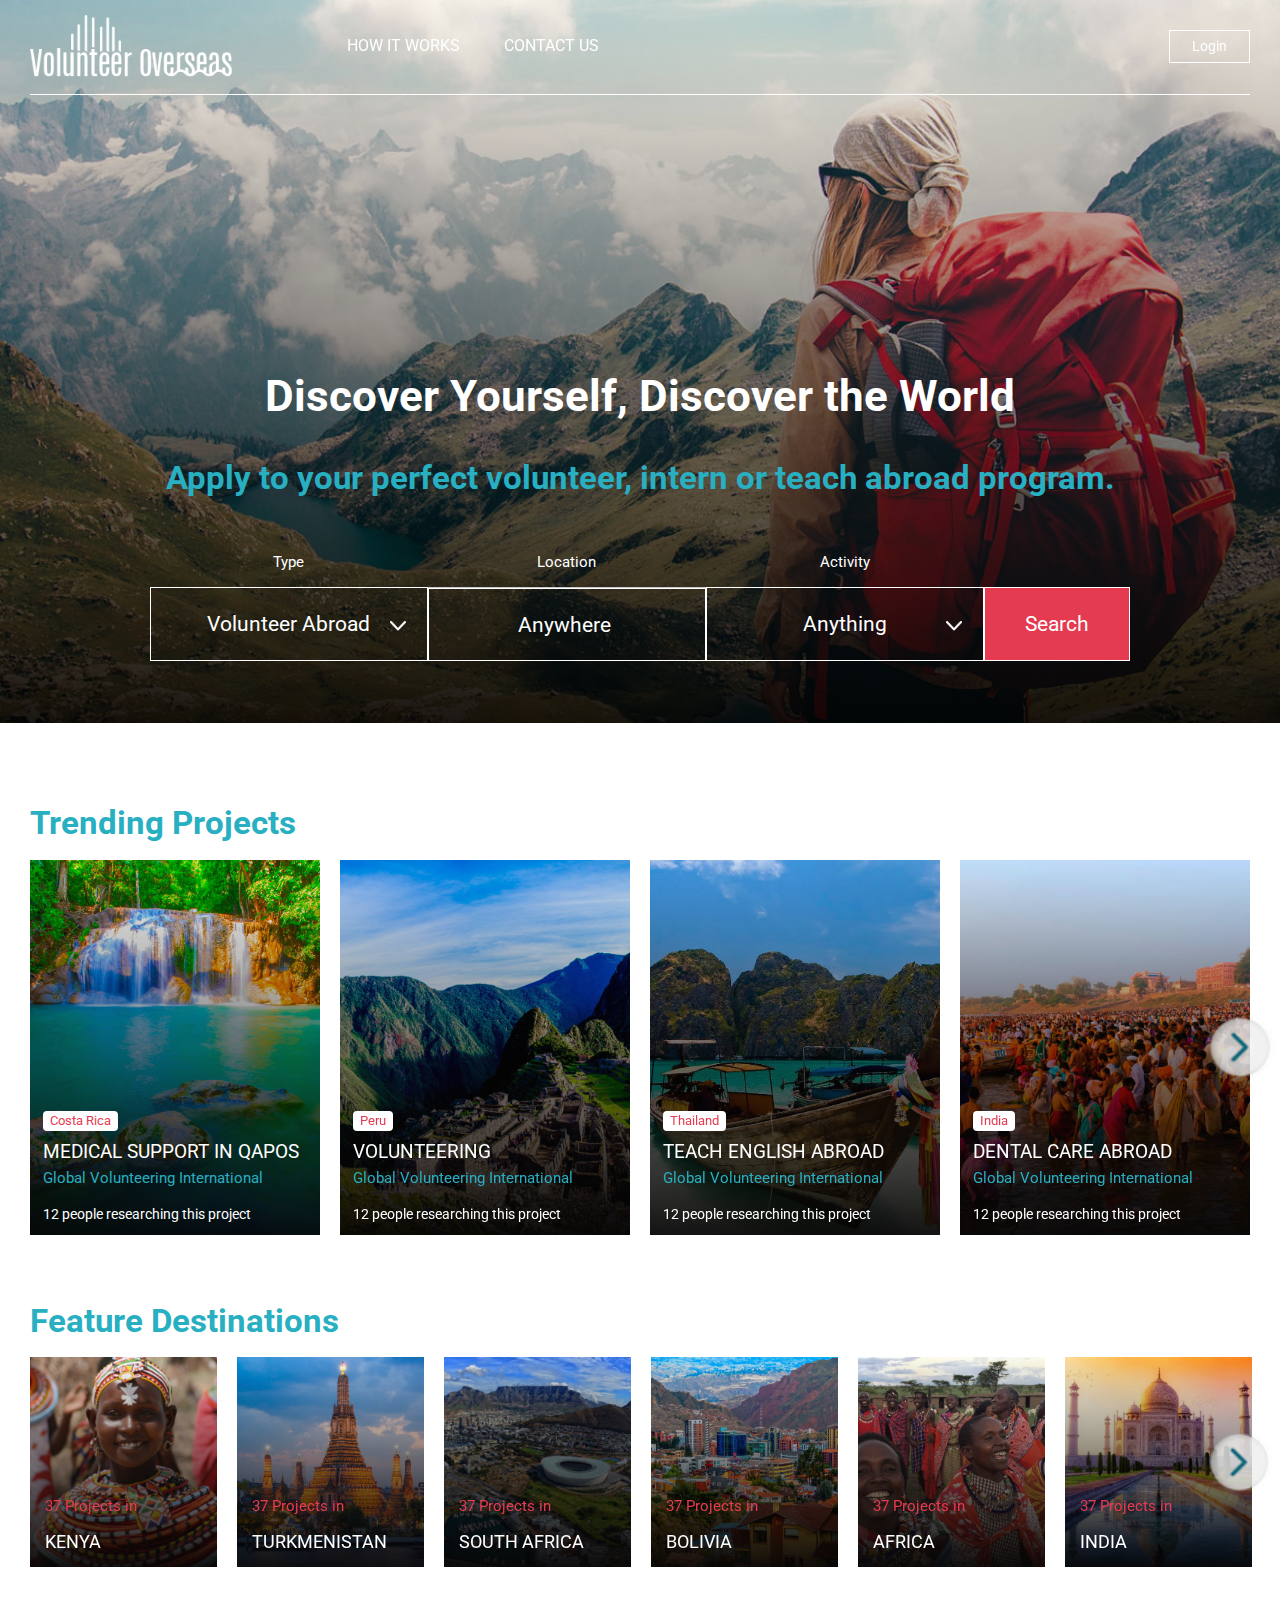
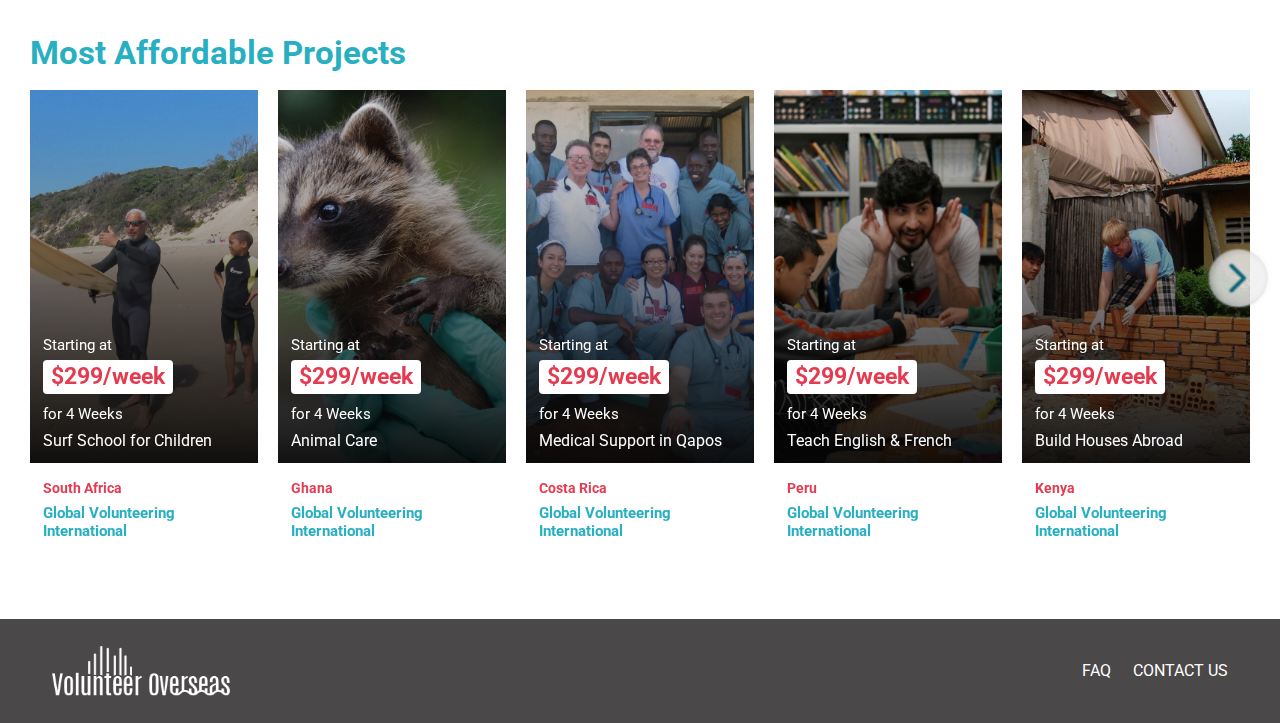
<file: html/index.html>
<!DOCTYPE html>
<html lang="en">
<head>
    <meta charset="UTF-8">
    <meta http-equiv="X-UA-Compatible" content="IE=edge">
    <meta name="viewport" content="width=device-width, initial-scale=1.0">
    <title>Volunteer Overseas | Home</title>
    <!-- Css files -->
    <link rel="stylesheet" href="./css/main.css">     
</head>
<body>
    <div class="wrap">
        <!-- header start  -->
        <header class="header-wrapper">
            <div class="header">
                <div class="header-left">
                    <a href="#" title="Volunteer Overseas"><em><img class="header-logo" src="./images/logo_1.png" alt="logo"></em></a>
                    <ul>
                        <li><a href="./work.html" title="How It Works">HOW IT WORKS</a></li>
                        <li><a href="./contact.html" title="Contact Us">CONTACT US</a></li>
                    </ul>
                </div>
                <input type="button" class="login-btn btn-outline" value="Login" title="Login">
                <div class="bars" onclick="document.body.classList.toggle('navbar-toggle')">
                    <div class="bar"></div>
                    <div class="bar"></div>
                    <div class="bar"></div>
                </div>
                <div class="overlay" onclick="document.body.classList.toggle('navbar-toggle')"></div>
            </div>
        </header>
        <!-- header end  -->

        <!-- banner start -->
        <div class="banner">
            <div class="banner-content">
                <h1>Discover Yourself,<br> Discover the World</h1>
                <p class="banner-text">Apply to your perfect volunteer, intern or teach abroad program.</p>
                <div class="banner-block">
                    <div class="banner-select">
                        <h3 class="type">Type</h3>
                        <select class="js-example-basic-single" name="state">
                            <option value="AL">Volunteer Abroad</option>                              
                            <option value="WY">Wyoming</option>
                        </select>
                    </div>
                    <div class="banner-select">
                        <h3 class="location">Location</h3>
                        <p>Anywhere</p>
                    </div>
                    <div class="banner-select">
                        <h3 class="activity">Activity</h3>
                        <select class="js-example-basic-single" name="state">
                            <option value="AL">Anything</option>                              
                            <option value="WY">Wyoming Abroad</option>
                        </select>
                    </div>
                    <input type="button" value="Search" title="Search">
                </div>
            </div>
        </div>
        <!-- banner end -->

        <section class="home-content">
        <!-- Trending project start -->
        <section class="tred-project-wrap">
            <div class="container">
            <h2 class="heading">Trending Projects</h2>
            <div class="trending-project">
                <div class="project">
                    <div class="project-blocks">
                        <div class="image-wrap">
                            <img src="./images/thumb01.jpg" alt="thumb-image">                            
                        </div>
                        <div class="project-contents">
                            <span class="project-head">Costa Rica</span>
                            <h3>Medical Support In Qapos</h5>
                            <p class="project-text">Global Volunteering International</p>
                            <p>12 people researching this project</p>
                        </div>
                    </div>
                </div>
                <div class="project">
                    <div class="project-blocks">
                        <div class="image-wrap">
                            <img src="./images/thumb02.jpg" alt="thumb-image">                            
                        </div>
                        <div class="project-contents">
                            <span class="project-head">Peru</span>
                            <h3>Volunteering</h3>
                            <p class="project-text">Global Volunteering International</p>
                            <p>12 people researching this project</p>
                        </div>
                    </div>
                </div>
                <div class="project">
                    <div class="project-blocks">
                        <div class="image-wrap">
                            <img src="./images/thumb03.jpg" alt="thumb-image">                            
                        </div>
                        <div class="project-contents">
                            <span class="project-head">Thailand</span>
                            <h3>Teach English Abroad</h3>
                            <p class="project-text">Global Volunteering International</p>
                            <p>12 people researching this project</p>
                        </div>
                    </div>
                </div>
                <div class="project">
                    <div class="project-blocks">
                        <div class="image-wrap">
                            <img src="./images/thumb04.jpg" alt="thumb-image">                            
                        </div>
                        <div class="project-contents">
                            <span class="project-head">India</span>
                            <h3>Dental Care Abroad</h3>
                            <p class="project-text">Global Volunteering International</p>
                            <p>12 people researching this project</p>
                        </div>
                    </div>
                </div>
                <div class="project">
                    <div class="project-blocks">
                        <div class="image-wrap">
                            <img src="./images/thumb01.jpg" alt="thumb-image">                            
                        </div>
                        <div class="project-contents">
                            <span class="project-head">Costa Rica</span>
                            <h3>Medical Support In Qapos</h3>
                            <p class="project-text">Global Volunteering International</p>
                            <p>12 people researching this project</p>
                        </div>
                    </div>
                </div>
                <div class="project">
                    <div class="project-blocks">
                        <div class="image-wrap">
                            <img src="./images/thumb02.jpg" alt="thumb-image">                            
                        </div>
                        <div class="project-contents">
                            <span class="project-head">Peru</span>
                            <h3>Volunteering</h3>
                            <p class="project-text">Global Volunteering International</p>
                            <p>12 people researching this project</p>
                        </div>
                    </div>
                </div>
                <div class="project">
                    <div class="project-blocks">
                        <div class="image-wrap">
                            <img src="./images/thumb04.jpg" alt="thumb-image">                            
                        </div>
                        <div class="project-contents">
                            <span class="project-head">India</span>
                            <h3>Dental Care Abroad</h3>
                            <p class="project-text">Global Volunteering International</p>
                            <p>12 people researching this project</p>
                        </div>
                    </div>
                </div>
                <div class="project">
                    <div class="project-blocks">
                        <div class="image-wrap">
                            <img src="./images/thumb03.jpg" alt="thumb-image">                            
                        </div>
                        <div class="project-contents">
                            <span class="project-head">Thailand</span>
                            <h3>Teach English Abroad</h3>
                            <p class="project-text">Global Volunteering International</p>
                            <p>12 people researching this project</p>
                        </div>
                    </div>
                </div>
            </div>
            </div>
        </section>
        <!-- Trending project end -->

        <!-- feature destination section start  -->
        <section class="destination-wrap">
            <div class="container">
            <h2 class="heading">Feature Destinations</h2>
            <div class="feature-destination ">
                <div class="feature">
                    <div class="feature-block">
                        <div class="image-wrap">    
                            <img src="./images/thumb10.jpg" alt="thumb-img">
                        </div>
                        <div class="feature-content">
                            <p>37 Projects in</p>
                            <h3>Kenya</h3>
                        </div>
                    </div>
                </div>
                <div class="feature">
                    <div class="feature-block">
                        <div class="image-wrap">    
                            <img src="./images/thumb11.jpg" alt="thumb-img">
                        </div>
                        <div class="feature-content">
                            <p>37 Projects in</p>
                            <h3>Turkmenistan</h3>
                        </div>
                    </div>
                </div>
                <div class="feature">
                    <div class="feature-block">
                        <div class="image-wrap">    
                            <img src="./images/thumb12.jpg" alt="thumb-img">
                        </div>
                        <div class="feature-content">
                            <p>37 Projects in</p>
                            <h3>South Africa</h3>
                        </div>
                    </div>
                </div>
                <div class="feature">
                    <div class="feature-block">
                        <div class="image-wrap">    
                            <img src="./images/thumb13.jpg" alt="thumb-img">
                        </div>
                        <div class="feature-content">
                            <p>37 Projects in</p>
                            <h3>Bolivia</h3>
                        </div>
                    </div>
                </div>
                <div class="feature">
                    <div class="feature-block">
                        <div class="image-wrap">    
                            <img src="./images/thumb14.jpg" alt="thumb-img">
                        </div>
                        <div class="feature-content">
                            <p>37 Projects in</p>
                            <h3>Africa</h3>
                        </div>
                    </div>
                </div>
                <div class="feature">
                    <div class="feature-block">
                        <div class="image-wrap">    
                            <img src="./images/thumb15.jpg" alt="thumb-img">
                        </div>
                        <div class="feature-content">
                            <p>37 Projects in</p>
                            <h3>India</h3>
                        </div>
                    </div>
                </div>
                <div class="feature">
                    <div class="feature-block">
                        <div class="image-wrap">    
                            <img src="./images/thumb10.jpg" alt="thumb-img">
                        </div>
                        <div class="feature-content">
                            <p>37 Projects in</p>
                            <h3>Kenya</h3>
                        </div>
                    </div>
                </div>
                <div class="feature">
                    <div class="feature-block">
                        <div class="image-wrap">    
                            <img src="./images/thumb11.jpg" alt="thumb-img">
                        </div>
                        <div class="feature-content">
                            <p>37 Projects in</p>
                            <h3>Turkmenistan</h3>
                        </div>
                    </div>
                </div>
                <div class="feature">
                    <div class="feature-block">
                        <div class="image-wrap">    
                            <img src="./images/thumb12.jpg" alt="thumb-img">
                        </div>
                        <div class="feature-content">
                            <p>37 Projects in</p>
                            <h3>South Africa</h3>
                        </div>
                    </div>
                </div>
                <div class="feature">
                    <div class="feature-block">
                        <div class="image-wrap">    
                            <img src="./images/thumb13.jpg" alt="thumb-img">
                        </div>
                        <div class="feature-content">
                            <p>37 Projects in</p>
                            <h3>Bolivia</h3>
                        </div>
                    </div>
                </div>
                <div class="feature">
                    <div class="feature-block">
                        <div class="image-wrap">    
                            <img src="./images/thumb14.jpg" alt="thumb-img">
                        </div>
                        <div class="feature-content">
                            <p>37 Projects in</p>
                            <h3>Africa</h3>
                        </div>
                    </div>
                </div>
                <div class="feature">
                    <div class="feature-block">
                        <div class="image-wrap">    
                            <img src="./images/thumb15.jpg" alt="thumb-img">
                        </div>
                        <div class="feature-content">
                            <p>37 Projects in</p>
                            <h3>India</h3>
                        </div>
                    </div>
                </div>
            </div> 
            </div>
        </section>           
        <!-- feature destination section end  -->

        <!-- Most affordable project section start  -->
        <section class="project-wrapper">
            <div class="container">
            <h2 class="heading">Most Affordable Projects</h2>
            <div class="other-project">
                <div class="other-section">
                    <div class="other-image">
                        <div class="image-wrap">
                            <img src="./images/thumb16.jpg" alt="thumb-image">
                        </div>
                        <div class="content">
                            <p>Starting at</p>
                            <span>$299/week</span>
                            <p>for 4 Weeks</p>
                            <p class="details">Surf School for Children</p>
                        </div>
                    </div>
                    <div class="other-story">
                        <p>South Africa</p>
                        <h3>Global Volunteering International</h3>
                    </div>
                </div>
                <div class="other-section">
                    <div class="other-image">
                        <div class="image-wrap">
                            <img src="./images/thumb17.jpg" alt="thumb-image">
                        </div>
                        <div class="content">
                            <p>Starting at</p>
                            <span>$299/week</span>
                            <p>for 4 Weeks</p>
                            <p class="details">Animal Care</p>
                        </div>
                    </div>
                    <div class="other-story">
                        <p>Ghana</p>
                        <h3>Global Volunteering International</h3>
                    </div>
                </div>
                <div class="other-section">
                    <div class="other-image">
                        <div class="image-wrap">
                            <img src="./images/thumb18.jpg" alt="thumb-image">
                        </div>
                        <div class="content">
                            <p>Starting at</p>
                            <span>$299/week</span>
                            <p>for 4 Weeks</p>
                            <p class="details">Medical Support in Qapos</p>
                        </div>
                    </div>
                    <div class="other-story">
                        <p>Costa Rica</p>
                        <h3>Global Volunteering International</h3>
                    </div>
                </div>
                <div class="other-section">
                    <div class="other-image">
                        <div class="image-wrap">
                            <img src="./images/thumb19.jpg" alt="thumb-image">
                        </div>
                        <div class="content">
                            <p>Starting at</p>
                            <span>$299/week</span>
                            <p>for 4 Weeks</p>
                            <p class="details">Teach English & French</p>
                        </div>
                    </div>
                    <div class="other-story">
                        <p>Peru</p>
                        <h3>Global Volunteering International</h3>
                    </div>
                </div>
                <div class="other-section">
                    <div class="other-image">
                        <div class="image-wrap">
                            <img src="./images/thumb20.jpg" alt="thumb-image">
                        </div>
                        <div class="content">
                            <p>Starting at</p>
                            <span>$299/week</span>
                            <p>for 4 Weeks</p>
                            <p class="details">Build Houses Abroad</p>
                        </div>
                    </div>
                    <div class="other-story">
                        <p>Kenya</p>
                        <h3>Global Volunteering International</h3>
                    </div>
                </div>
                <div class="other-section">
                    <div class="other-image">
                        <div class="image-wrap">
                            <img src="./images/thumb16.jpg" alt="thumb-image">
                        </div>
                        <div class="content">
                            <p>Starting at</p>
                            <span>$299/week</span>
                            <p>for 4 Weeks</p>
                            <p class="details">Surf School for Children</p>
                        </div>
                    </div>
                    <div class="other-story">
                        <p>South Africa</p>
                        <h3>Global Volunteering International</h3>
                    </div>
                </div>
                <div class="other-section">
                    <div class="other-image">
                        <div class="image-wrap">
                            <img src="./images/thumb17.jpg" alt="thumb-image">
                        </div>
                        <div class="content">
                            <p>Starting at</p>
                            <span>$299/week</span>
                            <p>for 4 Weeks</p>
                            <p class="details">Animal Care</p>
                        </div>
                    </div>
                    <div class="other-story">
                        <p>Ghana</p>
                        <h3>Global Volunteering International</h3>
                    </div>
                </div>
                <div class="other-section">
                    <div class="other-image">
                        <div class="image-wrap">
                            <img src="./images/thumb18.jpg" alt="thumb-image">
                        </div>
                        <div class="content">
                            <p>Starting at</p>
                            <span>$299/week</span>
                            <p>for 4 Weeks</p>
                            <p class="details">Medical Support in Qapos</p>
                        </div>
                    </div>
                    <div class="other-story">
                        <p>Costa Rica</p>
                        <h3>Global Volunteering International</h3>
                    </div>
                </div>
                <div class="other-section">
                    <div class="other-image">
                        <div class="image-wrap">
                            <img src="./images/thumb19.jpg" alt="thumb-image">
                        </div>
                        <div class="content">
                            <p>Starting at</p>
                            <span>$299/week</span>
                            <p>for 4 Weeks</p>
                            <p class="details">Teach English and French</p>
                        </div>
                    </div>
                    <div class="other-story">
                        <p>Peru</p>
                        <h3>Global Volunteering International</h3>
                    </div>
                </div>
                <div class="other-section">
                    <div class="other-image">
                        <div class="image-wrap">
                            <img src="./images/thumb20.jpg" alt="thumb-image">
                        </div>
                        <div class="content">
                            <p>Starting at</p>
                            <span>$299/week</span>
                            <p>for 4 Weeks</p>
                            <p class="details">Build Houses Abroad</p>
                        </div>
                    </div>
                    <div class="other-story">
                        <p>Kenya</p>
                        <h3>Global Volunteering International</h3>
                    </div>
                </div>
            </div>
            </div>
        </section>
        <!-- Most affordable project section end  -->
        </section>
            
    </div>
    
    <footer>
        <a href="#" title="Volunteer Overseas"><em><img src="./images/logo_1.png" alt="logo"></em></a>
        <ul>
            <li><a href="./faq.html" title="Faq">FAQ</a></li>
            <li><a href="./contact.html" title="Contact Us">CONTACT US</a></li>
        </ul>
    </footer>
    <!-- script file -->
    <script src="./js/main.js"></script>
</body>
</html>
</file>
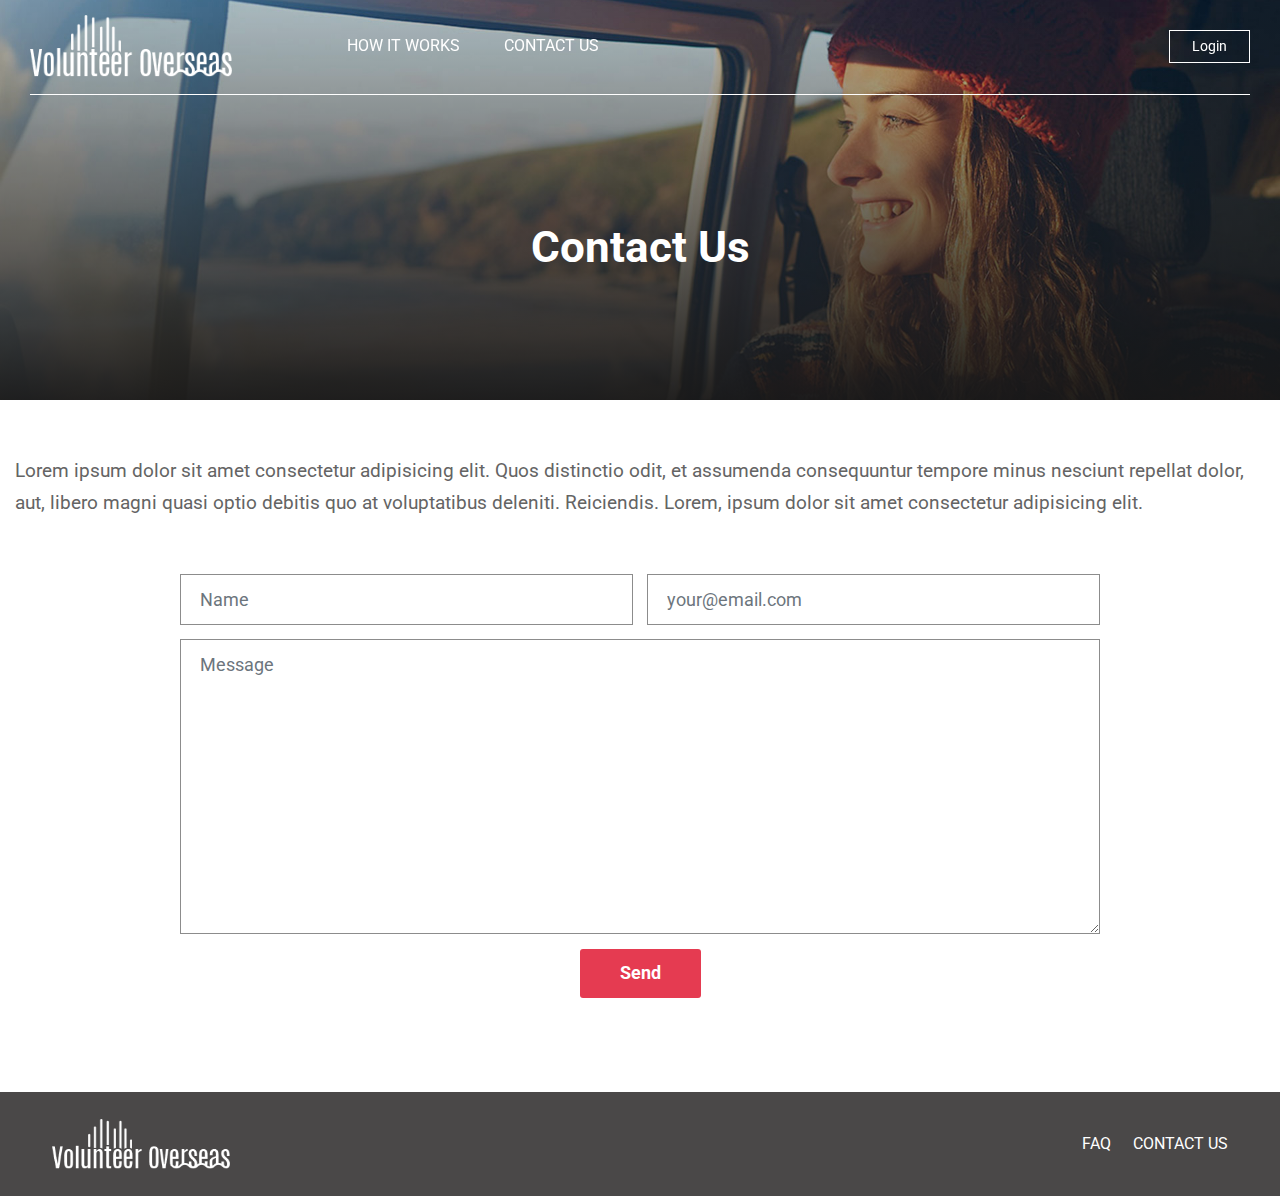
<file: html/contact.html>
<!DOCTYPE html>
<html lang="en">
<head>
    <meta charset="UTF-8">
    <meta http-equiv="X-UA-Compatible" content="IE=edge">
    <meta name="viewport" content="width=device-width, initial-scale=1.0">
    <title>Volunteer Overseas | Contact</title>
    <link rel="stylesheet" href="./css/main.css">
    <link rel="icon" href="./images/logo.png">
</head>
<body>
    <div class="wrap">
        <!-- Header start  -->
        <header class="header-wrapper">
            <div class="header">
                <div class="header-left">
                    <a href="#" title="Volunteer Overseas"><em><img class="header-logo" src="./images/logo_1.png" alt="logo"></em></a>
                    <ul>
                        <li><a href="./work.html" title="How It Works">HOW IT WORKS</a></li>
                        <li><a href="./contact.html" title="Contact Us">CONTACT US</a></li>
                    </ul>
                </div>
                <input type="button" class="login-btn btn-outline" value="Login" title="Login">
                <div class="bars" onclick="document.body.classList.toggle('navbar-toggle')">
                    <div class="bar"></div>
                    <div class="bar"></div>
                    <div class="bar"></div>
                </div>
                <div class="overlay" onclick="document.body.classList.toggle('navbar-toggle')"></div>
            </div>
        </header>
        <!-- Header end  -->

        <!-- Banner start  -->
        <div class="contact-banner">
            <h1>Contact Us</h1>
        </div>
        <!-- Banner end  -->

        <!-- Content start  -->
        <section class="contact-section">
            <div class="contact-container">
                <p class="contact-text">
                    Lorem ipsum dolor sit amet consectetur adipisicing elit. Quos distinctio odit, et assumenda consequuntur tempore minus nesciunt repellat dolor, aut, libero magni quasi optio debitis quo at voluptatibus deleniti. Reiciendis. Lorem, ipsum dolor sit amet consectetur adipisicing elit. 
                </p>
                <div class="contact-form">
                    <form action="#">
                        <div class="col-sm-6 col-12 grid-input">
                            <div class="form-group">
                                <input type="text" placeholder="Name" class="input-text form-control" name="Name">
                            </div>
                        </div>
                        <div class="col-sm-6 col-12 grid-input">
                            <div class="form-group">
                                <input type="email" placeholder="your@email.com" class="input-text form-control" name="Mail">
                            </div>                            
                        </div>
                        <div class="col-xl-12 grid-textarea">
                            <div class="form-group">
                                <textarea  placeholder="Message" class="text-area form-control"></textarea>
                            </div>                            
                        </div>
                        <input type="submit" value="Send" class="send-btn" title="Send">
                    </form>
                </div>
            </div>
        </section>
        <!-- Content end  -->
    </div>

    <!-- Footer start  -->
    <footer>
        <a href="#" title="Volunteer Overseas"><em><img src="./images/logo_1.png" alt="logo"></em></a>
        <ul>
            <li><a href="./faq.html" title="Faq">FAQ</a></li>
            <li><a href="./contact.html" title="Contact Us">CONTACT US</a></li>
        </ul>
    </footer>
    <!-- Footer end  -->
    
    <script src="./js/main.js"></script>
</body>
</html>
</file>
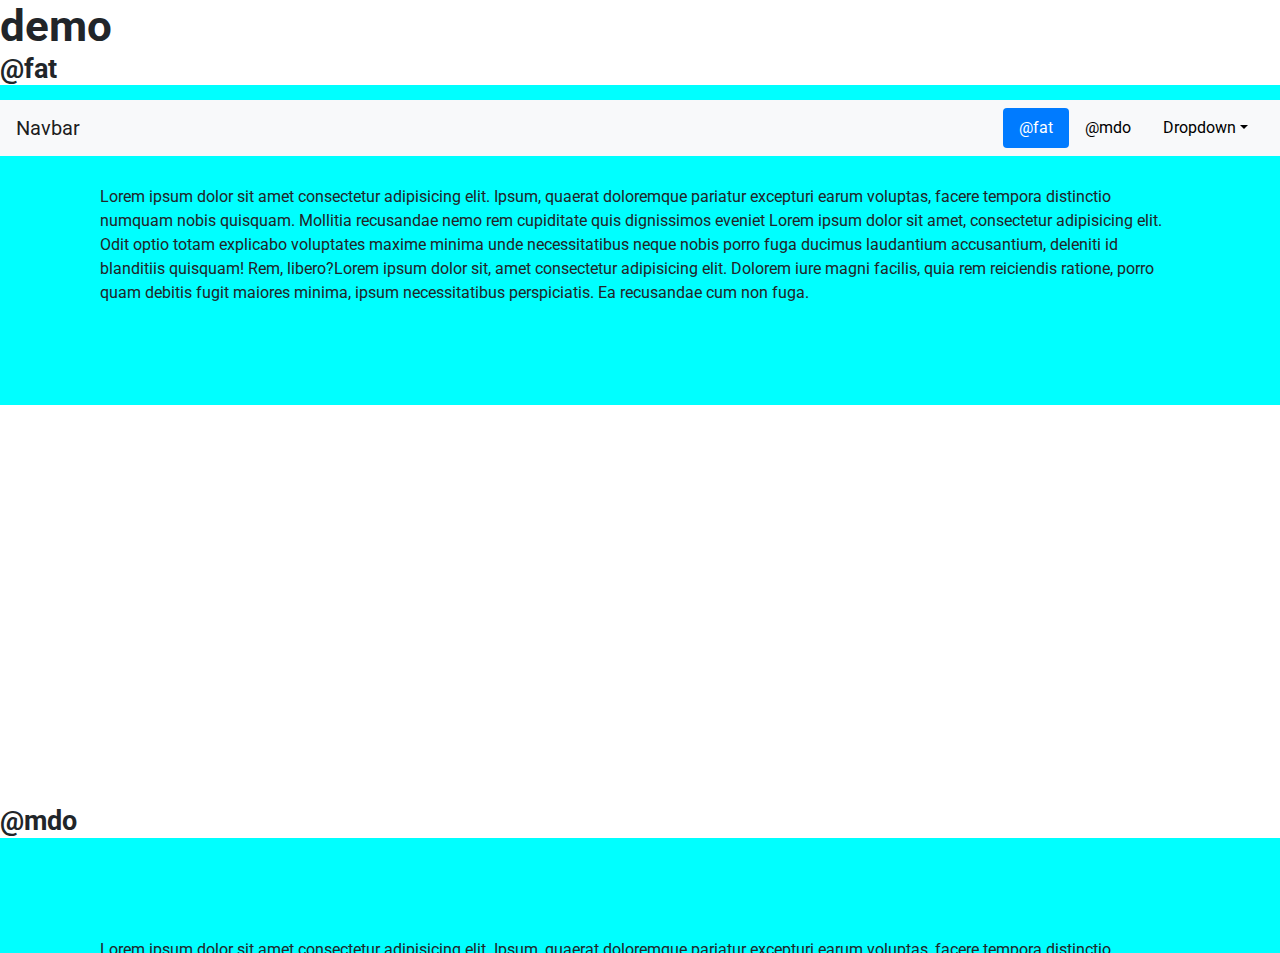
<file: html/demo-scrollspy-example.html>
<!DOCTYPE html>
<html lang="en">
<head>
    <meta charset="UTF-8">
    <meta http-equiv="X-UA-Compatible" content="IE=edge">
    <meta name="viewport" content="width=device-width, initial-scale=1.0">
    <title>Document</title>
    <link rel="stylesheet" href="./css/main.css">
    <style>
        .navbar{top:100px}
    </style>
</head>
<body>
  <h1>demo</h1>
  
  <div>
    <nav id="navbar-example2" class="navbar navbar-light bg-light fixed-top">
        <a class="navbar-brand" href="#">Navbar</a>
        <ul class="nav nav-pills">
          <li class="nav-item">
            <a class="nav-link" href="#fat">@fat</a>
          </li>
          <li class="nav-item">
            <a class="nav-link" href="#mdo">@mdo</a>
          </li>
          <li class="nav-item dropdown">
            <a class="nav-link dropdown-toggle" data-toggle="dropdown" href="#" role="button" aria-haspopup="true" aria-expanded="false">Dropdown</a>
            <div class="dropdown-menu">
              <a class="dropdown-item" href="#one">one</a>
              <a class="dropdown-item" href="#two">two</a>
              <div role="separator" class="dropdown-divider"></div>
              <a class="dropdown-item" href="#three">three</a>
            </div>
          </li>
        </ul>
      </nav>
      <div data-spy="scroll" data-target="#navbar-example2" data-offset="100" class="scrollspy-example" style="height: 100vh; overflow: auto; position: relative;">
        <h4 id="fat">@fat</h4>
        <p style="padding: 100px;margin-bottom: 400px;background-color: aqua;">Lorem ipsum dolor sit amet consectetur adipisicing elit. Ipsum, quaerat doloremque pariatur excepturi earum voluptas, facere tempora distinctio numquam nobis quisquam. Mollitia recusandae nemo rem cupiditate quis dignissimos eveniet <amet class="lorem">Lorem ipsum dolor sit amet, consectetur adipisicing elit. Odit optio totam explicabo voluptates maxime minima unde necessitatibus neque nobis porro fuga ducimus laudantium accusantium, deleniti id blanditiis quisquam! Rem, libero?Lorem ipsum dolor sit, amet consectetur adipisicing elit. Dolorem iure magni facilis, quia rem reiciendis ratione, porro quam debitis fugit maiores minima, ipsum necessitatibus perspiciatis. Ea recusandae cum non fuga.</amet></p>
        <h4 id="mdo">@mdo</h4>
        <p style="padding: 100px;margin-bottom: 400px;background-color: aqua;">Lorem ipsum dolor sit amet consectetur adipisicing elit. Ipsum, quaerat doloremque pariatur excepturi earum voluptas, facere tempora distinctio numquam nobis quisquam. Mollitia recusandae nemo rem cupiditate quis dignissimos eveniet <amet class="lorem">Lorem ipsum dolor sit amet, consectetur adipisicing elit. Odit optio totam explicabo voluptates maxime minima unde necessitatibus neque nobis porro fuga ducimus laudantium accusantium, deleniti id blanditiis quisquam! Rem, libero?Lorem ipsum dolor sit, amet consectetur adipisicing elit. Dolorem iure magni facilis, quia rem reiciendis ratione, porro quam debitis fugit maiores minima, ipsum necessitatibus perspiciatis. Ea recusandae cum non fuga.</amet></p>
        <h4 id="one">one</h4>
        <p style="padding: 100px;margin-bottom: 400px;background-color: aqua;">Lorem ipsum dolor sit amet consectetur adipisicing elit. Ipsum, quaerat doloremque pariatur excepturi earum voluptas, facere tempora distinctio numquam nobis quisquam. Mollitia recusandae nemo rem cupiditate quis dignissimos eveniet <amet class="lorem">Lorem ipsum dolor sit amet, consectetur adipisicing elit. Odit optio totam explicabo voluptates maxime minima unde necessitatibus neque nobis porro fuga ducimus laudantium accusantium, deleniti id blanditiis quisquam! Rem, libero?Lorem ipsum dolor sit, amet consectetur adipisicing elit. Dolorem iure magni facilis, quia rem reiciendis ratione, porro quam debitis fugit maiores minima, ipsum necessitatibus perspiciatis. Ea recusandae cum non fuga.</amet></p>
        <h4 id="two">two</h4>
        <p style="padding: 100px;margin-bottom: 400px;background-color: aqua;">Lorem ipsum dolor sit amet consectetur adipisicing elit. Ipsum, quaerat doloremque pariatur excepturi earum voluptas, facere tempora distinctio numquam nobis quisquam. Mollitia recusandae nemo rem cupiditate quis dignissimos eveniet <amet class="lorem">Lorem ipsum dolor sit amet, consectetur adipisicing elit. Odit optio totam explicabo voluptates maxime minima unde necessitatibus neque nobis porro fuga ducimus laudantium accusantium, deleniti id blanditiis quisquam! Rem, libero?Lorem ipsum dolor sit, amet consectetur adipisicing elit. Dolorem iure magni facilis, quia rem reiciendis ratione, porro quam debitis fugit maiores minima, ipsum necessitatibus perspiciatis. Ea recusandae cum non fuga.</amet></p>
        <h4 id="three">three</h4>
        <p style="padding: 100px;margin-bottom: 400px;background-color: aqua;">Lorem ipsum dolor sit amet consectetur adipisicing elit. Ipsum, quaerat doloremque pariatur excepturi earum voluptas, facere tempora distinctio numquam nobis quisquam. Mollitia recusandae nemo rem cupiditate quis dignissimos eveniet <amet class="lorem">Lorem ipsum dolor sit amet, consectetur adipisicing elit. Odit optio totam explicabo voluptates maxime minima unde necessitatibus neque nobis porro fuga ducimus laudantium accusantium, deleniti id blanditiis quisquam! Rem, libero?Lorem ipsum dolor sit, amet consectetur adipisicing elit. Dolorem iure magni facilis, quia rem reiciendis ratione, porro quam debitis fugit maiores minima, ipsum necessitatibus perspiciatis. Ea recusandae cum non fuga.</amet></p>
      </div>
    </div>
    <script src="./js/main.js"></script>
</body>
</html>
</file>
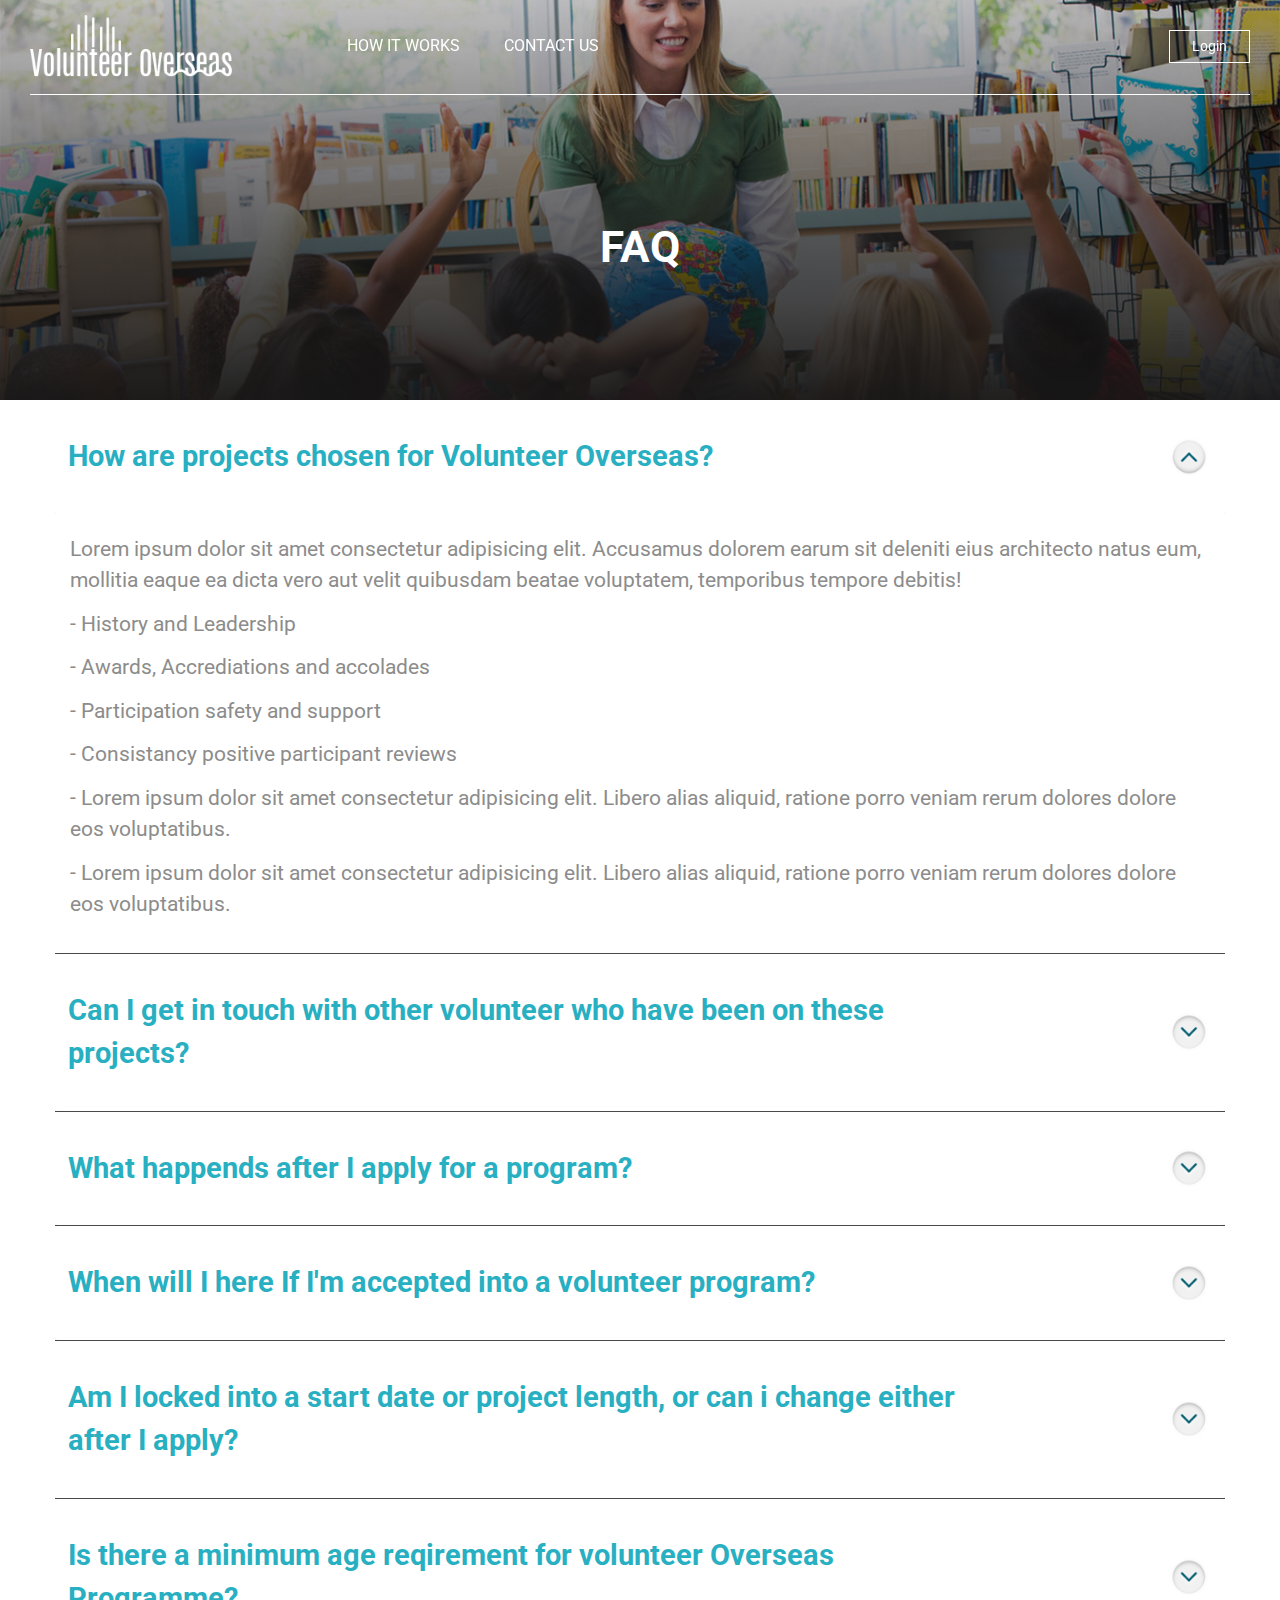
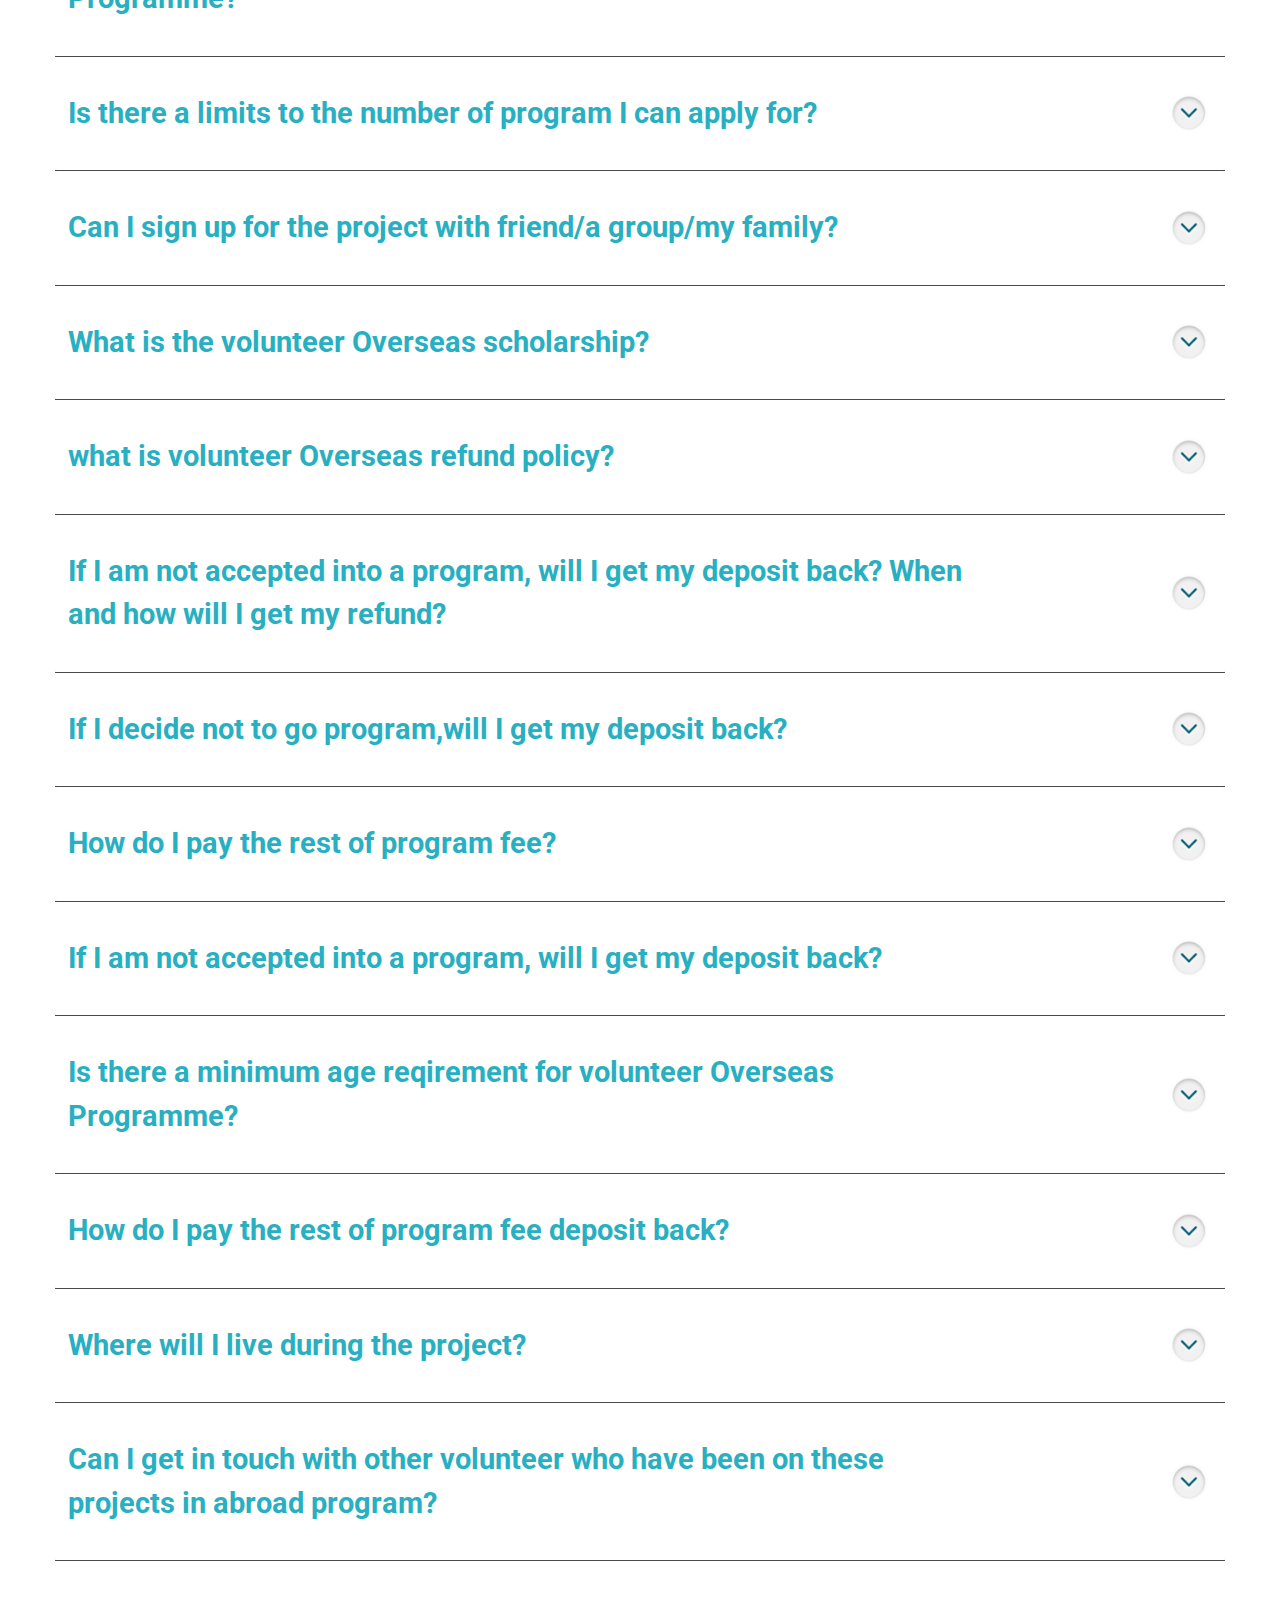
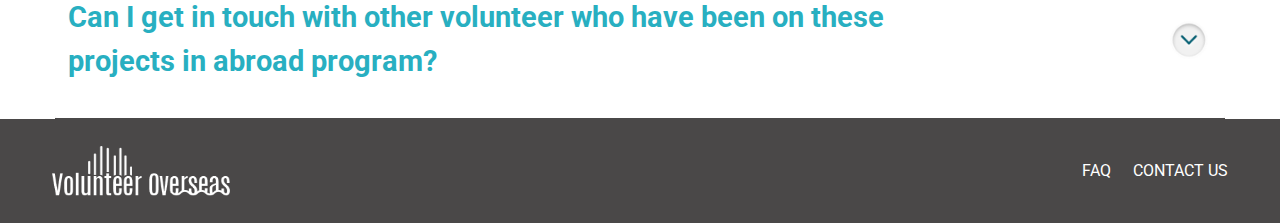
<file: html/faq.html>
<!DOCTYPE html>
<html lang="en">
<head>
    <meta charset="UTF-8">
    <meta http-equiv="X-UA-Compatible" content="IE=edge">
    <meta name="viewport" content="width=device-width, initial-scale=1.0">
    <title>Volunteer Overseas | Faq</title>
    <link rel="stylesheet" href="./css/main.css">
    <link rel="icon" href="./images/logo.png">
</head>
<body>
    <div class="wrap">
        <!-- Header start  -->
        <header class="header-wrapper">
            <div class="header">
                <div class="header-left">
                    <a href="#" title="Volunteer Overseas">
                      <em><img class="header-logo" src="./images/logo_1.png" alt="logo"></em>
                    </a>
                    <ul>
                        <li><a href="./work.html" title="How It Works">HOW IT WORKS</a></li>
                        <li><a href="./contact.html" title="Contact Us">CONTACT US</a></li>
                    </ul>
                </div>
                <input type="button" class="login-btn btn-outline" value="Login" title="Login">
                <div class="bars" onclick="document.body.classList.toggle('navbar-toggle')">
                    <div class="bar"></div>
                    <div class="bar"></div>
                    <div class="bar"></div>
                </div>
                <div class="overlay" onclick="document.body.classList.toggle('navbar-toggle')"></div>
            </div>
          </header>
        <!-- Header end  -->

        <!-- banner start  -->
        <div class="faq-banner">
          <div class="faq-container">
            <h1>FAQ</h1>
          </div>
        </div>
        <!-- banner end  -->

        <!-- Main Content start  -->
        <div class="faq-content">
            <div class="faq-container">
                <div class="accordion faq-accordian" id="accordionExample">
                    <div class="card">
                      <div class="card-header" id="headingOne">
                        <h2 class="mb-0">
                          <button class="btn btn-link btn-block text-left accordian-btn" type="button" data-toggle="collapse" data-target="#collapseOne" aria-expanded="true" aria-controls="collapseOne">
                            How are projects chosen for Volunteer Overseas?
                            <em><img src="./images/arrow-toggle.png" class="faq-arrow" alt="arrow-image"></em>
                          </button>
                        </h2>
                      </div>
                  
                      <div id="collapseOne" class="collapse show" aria-labelledby="headingOne" data-parent="#accordionExample">
                        <div class="card-body accordian-text">
                            <p>Lorem ipsum dolor sit amet consectetur adipisicing elit. Accusamus dolorem earum sit deleniti eius architecto natus eum, mollitia eaque ea dicta vero aut velit quibusdam beatae voluptatem, temporibus tempore debitis! </p>   
                            <p>- History and Leadership </p>    
                            <p>- Awards, Accrediations and accolades</p>      
                            <p>- Participation safety and support</p>
                            <p>- Consistancy positive participant reviews</p>
                            <p>- Lorem ipsum dolor sit amet consectetur adipisicing elit. Libero alias aliquid, ratione porro veniam rerum dolores dolore eos voluptatibus.</p>
                            <p>- Lorem ipsum dolor sit amet consectetur adipisicing elit. Libero alias aliquid, ratione porro veniam rerum dolores dolore eos voluptatibus.</p>
                        </div>
                      </div>
                    </div>
                    <div class="card">
                      <div class="card-header" id="headingTwo">
                        <h2 class="mb-0">
                          <button class="btn btn-link btn-block text-left accordian-btn collapsed" type="button" data-toggle="collapse" data-target="#collapseTwo" aria-expanded="false" aria-controls="collapseTwo">
                            Can I get in touch with other volunteer who have been on these <br> projects?
                            <em><img src="./images/arrow-toggle.png" class="faq-arrow" alt="arrow-image"></em>
                          </button>
                        </h2>
                      </div>
                      <div id="collapseTwo" class="collapse" aria-labelledby="headingTwo" data-parent="#accordionExample">
                        <div class="card-body accordian-text">
                            <p>Lorem ipsum dolor sit amet consectetur adipisicing elit. Accusamus dolorem earum sit deleniti eius architecto natus eum, mollitia eaque ea dicta vero aut velit quibusdam beatae voluptatem, temporibus tempore debitis! </p>   
                            <p>- History and Leadership </p>    
                            <p>- Awards, Accrediations and accolades</p>      
                            <p>- Participation safety and support</p>
                            <p>- Consistancy positive participant reviews</p>
                            <p>- Lorem ipsum dolor sit amet consectetur adipisicing elit. Libero alias aliquid, ratione porro veniam rerum dolores dolore eos voluptatibus.</p>
                            <p>- Lorem ipsum dolor sit amet consectetur adipisicing elit. Libero alias aliquid, ratione porro veniam rerum dolores dolore eos voluptatibus.</p>
                        </div>
                      </div>
                    </div>
                    <div class="card">
                      <div class="card-header" id="headingThree">
                        <h2 class="mb-0">
                          <button class="btn btn-link btn-block text-left accordian-btn collapsed" type="button" data-toggle="collapse" data-target="#collapseThree" aria-expanded="false" aria-controls="collapseThree">
                            What happends after I apply for a program?
                            <em><img src="./images/arrow-toggle.png" class="faq-arrow" alt="arrow-image"></em>
                          </button>
                        </h2>
                      </div>
                      <div id="collapseThree" class="collapse" aria-labelledby="headingThree" data-parent="#accordionExample">
                        <div class="card-body accordian-text">
                          <p>Lorem ipsum dolor sit amet consectetur adipisicing elit. Accusamus dolorem earum sit deleniti eius architecto natus eum, mollitia eaque ea dicta vero aut velit quibusdam beatae voluptatem, temporibus tempore debitis! </p>   
                            <p>- History and Leadership </p>    
                            <p>- Awards, Accrediations and accolades</p>      
                            <p>- Participation safety and support</p>
                            <p>- Consistancy positive participant reviews</p>
                            <p>- Lorem ipsum dolor sit amet consectetur adipisicing elit. Libero alias aliquid, ratione porro veniam rerum dolores dolore eos voluptatibus.</p>
                            <p>- Lorem ipsum dolor sit amet consectetur adipisicing elit. Libero alias aliquid, ratione porro veniam rerum dolores dolore eos voluptatibus.</p>
                        </div>
                      </div>
                    </div>
                    <div class="card">
                      <div class="card-header" id="headingFour">
                        <h2 class="mb-0">
                          <button class="btn btn-link btn-block text-left accordian-btn collapsed" type="button" data-toggle="collapse" data-target="#collapseFour" aria-expanded="false" aria-controls="collapseFour">
                            When will I here If I'm accepted into a volunteer program?
                            <em><img src="./images/arrow-toggle.png" class="faq-arrow" alt="arrow-image"></em>
                          </button>
                        </h2>
                      </div>
                      <div id="collapseFour" class="collapse" aria-labelledby="headingFour" data-parent="#accordionExample">
                        <div class="card-body accordian-text">
                          <p>Lorem ipsum dolor sit amet consectetur adipisicing elit. Accusamus dolorem earum sit deleniti eius architecto natus eum, mollitia eaque ea dicta vero aut velit quibusdam beatae voluptatem, temporibus tempore debitis! </p>   
                            <p>- History and Leadership </p>    
                            <p>- Awards, Accrediations and accolades</p>      
                            <p>- Participation safety and support</p>
                            <p>- Consistancy positive participant reviews</p>
                            <p>- Lorem ipsum dolor sit amet consectetur adipisicing elit. Libero alias aliquid, ratione porro veniam rerum dolores dolore eos voluptatibus.</p>
                            <p>- Lorem ipsum dolor sit amet consectetur adipisicing elit. Libero alias aliquid, ratione porro veniam rerum dolores dolore eos voluptatibus.</p>
                        </div>
                      </div>
                    </div>
                    <div class="card">
                      <div class="card-header" id="headingFive">
                        <h2 class="mb-0">
                          <button class="btn btn-link btn-block text-left accordian-btn collapsed" type="button" data-toggle="collapse" data-target="#collapseFive" aria-expanded="false" aria-controls="collapseFive">
                            Am I locked into a start date or project length, or can i change either <br> after I apply?
                            <em><img src="./images/arrow-toggle.png" class="faq-arrow" alt="arrow-image"></em>
                          </button>
                        </h2>
                      </div>
                      <div id="collapseFive" class="collapse" aria-labelledby="headingFive" data-parent="#accordionExample">
                        <div class="card-body accordian-text">
                          <p>Lorem ipsum dolor sit amet consectetur adipisicing elit. Accusamus dolorem earum sit deleniti eius architecto natus eum, mollitia eaque ea dicta vero aut velit quibusdam beatae voluptatem, temporibus tempore debitis! </p>   
                            <p>- History and Leadership </p>    
                            <p>- Awards, Accrediations and accolades</p>      
                            <p>- Participation safety and support</p>
                            <p>- Consistancy positive participant reviews</p>
                            <p>- Lorem ipsum dolor sit amet consectetur adipisicing elit. Libero alias aliquid, ratione porro veniam rerum dolores dolore eos voluptatibus.</p>
                            <p>- Lorem ipsum dolor sit amet consectetur adipisicing elit. Libero alias aliquid, ratione porro veniam rerum dolores dolore eos voluptatibus.</p>
                        </div>
                      </div>
                    </div>
                    <div class="card">
                      <div class="card-header" id="headingSix">
                        <h2 class="mb-0">
                          <button class="btn btn-link btn-block text-left accordian-btn collapsed" type="button" data-toggle="collapse" data-target="#collapseSix" aria-expanded="false" aria-controls="collapseSix">
                            Is there a minimum age reqirement for volunteer Overseas<br> Programme?
                            <em><img src="./images/arrow-toggle.png" class="faq-arrow" alt="arrow-image"></em>
                          </button>
                        </h2>
                      </div>
                      <div id="collapseSix" class="collapse" aria-labelledby="headingSix" data-parent="#accordionExample">
                        <div class="card-body accordian-text">
                          <p>Lorem ipsum dolor sit amet consectetur adipisicing elit. Accusamus dolorem earum sit deleniti eius architecto natus eum, mollitia eaque ea dicta vero aut velit quibusdam beatae voluptatem, temporibus tempore debitis! </p>   
                            <p>- History and Leadership </p>    
                            <p>- Awards, Accrediations and accolades</p>      
                            <p>- Participation safety and support</p>
                            <p>- Consistancy positive participant reviews</p>
                            <p>- Lorem ipsum dolor sit amet consectetur adipisicing elit. Libero alias aliquid, ratione porro veniam rerum dolores dolore eos voluptatibus.</p>
                            <p>- Lorem ipsum dolor sit amet consectetur adipisicing elit. Libero alias aliquid, ratione porro veniam rerum dolores dolore eos voluptatibus.</p>
                        </div>
                      </div>
                    </div>
                    <div class="card">
                      <div class="card-header" id="headingSeven">
                        <h2 class="mb-0">
                          <button class="btn btn-link btn-block text-left accordian-btn collapsed" type="button" data-toggle="collapse" data-target="#collapseSeven" aria-expanded="false" aria-controls="collapseSeven">
                            Is there a limits to the number of program I can apply for?
                            <em><img src="./images/arrow-toggle.png" class="faq-arrow" alt="arrow-image"></em>
                          </button>
                        </h2>
                      </div>
                      <div id="collapseSeven" class="collapse" aria-labelledby="headingSeven" data-parent="#accordionExample">
                        <div class="card-body accordian-text">
                          <p>Lorem ipsum dolor sit amet consectetur adipisicing elit. Accusamus dolorem earum sit deleniti eius architecto natus eum, mollitia eaque ea dicta vero aut velit quibusdam beatae voluptatem, temporibus tempore debitis! </p>   
                            <p>- History and Leadership </p>    
                            <p>- Awards, Accrediations and accolades</p>      
                            <p>- Participation safety and support</p>
                            <p>- Consistancy positive participant reviews</p>
                            <p>- Lorem ipsum dolor sit amet consectetur adipisicing elit. Libero alias aliquid, ratione porro veniam rerum dolores dolore eos voluptatibus.</p>
                            <p>- Lorem ipsum dolor sit amet consectetur adipisicing elit. Libero alias aliquid, ratione porro veniam rerum dolores dolore eos voluptatibus.</p>
                        </div>
                      </div>
                    </div>
                    <div class="card">
                      <div class="card-header" id="headingEight">
                        <h2 class="mb-0">
                          <button class="btn btn-link btn-block text-left accordian-btn collapsed" type="button" data-toggle="collapse" data-target="#collapseEight" aria-expanded="false" aria-controls="collapseEight">
                            Can I sign up for the project with friend/a group/my family?
                            <em><img src="./images/arrow-toggle.png" class="faq-arrow" alt="arrow-image"></em>
                          </button>
                        </h2>
                      </div>
                      <div id="collapseEight" class="collapse" aria-labelledby="headingEight" data-parent="#accordionExample">
                        <div class="card-body accordian-text">
                          <p>Lorem ipsum dolor sit amet consectetur adipisicing elit. Accusamus dolorem earum sit deleniti eius architecto natus eum, mollitia eaque ea dicta vero aut velit quibusdam beatae voluptatem, temporibus tempore debitis! </p>   
                            <p>- History and Leadership </p>    
                            <p>- Awards, Accrediations and accolades</p>      
                            <p>- Participation safety and support</p>
                            <p>- Consistancy positive participant reviews</p>
                            <p>- Lorem ipsum dolor sit amet consectetur adipisicing elit. Libero alias aliquid, ratione porro veniam rerum dolores dolore eos voluptatibus.</p>
                            <p>- Lorem ipsum dolor sit amet consectetur adipisicing elit. Libero alias aliquid, ratione porro veniam rerum dolores dolore eos voluptatibus.</p>
                        </div>
                      </div>
                    </div>
                    <div class="card">
                      <div class="card-header" id="headingNine">
                        <h2 class="mb-0">
                          <button class="btn btn-link btn-block text-left accordian-btn collapsed" type="button" data-toggle="collapse" data-target="#collapseNine" aria-expanded="false" aria-controls="collapseNine">
                            What is the volunteer Overseas scholarship?
                            <em><img src="./images/arrow-toggle.png" class="faq-arrow" alt="arrow-image"></em>
                          </button>
                        </h2>
                      </div>
                      <div id="collapseNine" class="collapse" aria-labelledby="headingNine" data-parent="#accordionExample">
                        <div class="card-body accordian-text">
                          <p>Lorem ipsum dolor sit amet consectetur adipisicing elit. Accusamus dolorem earum sit deleniti eius architecto natus eum, mollitia eaque ea dicta vero aut velit quibusdam beatae voluptatem, temporibus tempore debitis! </p>   
                            <p>- History and Leadership </p>    
                            <p>- Awards, Accrediations and accolades</p>      
                            <p>- Participation safety and support</p>
                            <p>- Consistancy positive participant reviews</p>
                            <p>- Lorem ipsum dolor sit amet consectetur adipisicing elit. Libero alias aliquid, ratione porro veniam rerum dolores dolore eos voluptatibus.</p>
                            <p>- Lorem ipsum dolor sit amet consectetur adipisicing elit. Libero alias aliquid, ratione porro veniam rerum dolores dolore eos voluptatibus.</p>
                        </div>
                      </div>
                    </div>
                    <div class="card">
                      <div class="card-header" id="headingTen">
                        <h2 class="mb-0">
                          <button class="btn btn-link btn-block text-left accordian-btn collapsed" type="button" data-toggle="collapse" data-target="#collapseTen" aria-expanded="false" aria-controls="collapseTen">
                            what is volunteer Overseas refund policy?
                            <em><img src="./images/arrow-toggle.png" class="faq-arrow" alt="arrow-image"></em>
                          </button>
                        </h2>
                      </div>
                      <div id="collapseTen" class="collapse" aria-labelledby="headingTen" data-parent="#accordionExample">
                        <div class="card-body accordian-text">
                          <p>Lorem ipsum dolor sit amet consectetur adipisicing elit. Accusamus dolorem earum sit deleniti eius architecto natus eum, mollitia eaque ea dicta vero aut velit quibusdam beatae voluptatem, temporibus tempore debitis! </p>   
                            <p>- History and Leadership </p>    
                            <p>- Awards, Accrediations and accolades</p>      
                            <p>- Participation safety and support</p>
                            <p>- Consistancy positive participant reviews</p>
                            <p>- Lorem ipsum dolor sit amet consectetur adipisicing elit. Libero alias aliquid, ratione porro veniam rerum dolores dolore eos voluptatibus.</p>
                            <p>- Lorem ipsum dolor sit amet consectetur adipisicing elit. Libero alias aliquid, ratione porro veniam rerum dolores dolore eos voluptatibus.</p>
                        </div>
                      </div>
                    </div>
                    <div class="card">
                      <div class="card-header" id="headingEleven">
                        <h2 class="mb-0">
                          <button class="btn btn-link btn-block text-left accordian-btn collapsed" type="button" data-toggle="collapse" data-target="#collapseEleven" aria-expanded="false" aria-controls="collapseEleven">
                            If I am not accepted into a program, will I get my deposit back? When<br> and how will I get my refund?
                            <em><img src="./images/arrow-toggle.png" class="faq-arrow" alt="arrow-image"></em>
                          </button>
                        </h2>
                      </div>
                      <div id="collapseEleven" class="collapse" aria-labelledby="headingEleven" data-parent="#accordionExample">
                        <div class="card-body accordian-text">
                          <p>Lorem ipsum dolor sit amet consectetur adipisicing elit. Accusamus dolorem earum sit deleniti eius architecto natus eum, mollitia eaque ea dicta vero aut velit quibusdam beatae voluptatem, temporibus tempore debitis! </p>   
                            <p>- History and Leadership </p>    
                            <p>- Awards, Accrediations and accolades</p>      
                            <p>- Participation safety and support</p>
                            <p>- Consistancy positive participant reviews</p>
                            <p>- Lorem ipsum dolor sit amet consectetur adipisicing elit. Libero alias aliquid, ratione porro veniam rerum dolores dolore eos voluptatibus.</p>
                            <p>- Lorem ipsum dolor sit amet consectetur adipisicing elit. Libero alias aliquid, ratione porro veniam rerum dolores dolore eos voluptatibus.</p>
                        </div>
                      </div>
                    </div>
                    <div class="card">
                      <div class="card-header" id="headingTwelve">
                        <h2 class="mb-0">
                          <button class="btn btn-link btn-block text-left accordian-btn collapsed" type="button" data-toggle="collapse" data-target="#collapseTwelve" aria-expanded="false" aria-controls="collapseTwelve">
                            If I decide not to go program,will I get my deposit back?
                            <em><img src="./images/arrow-toggle.png" class="faq-arrow" alt="arrow-image"></em>
                          </button>
                        </h2>
                      </div>
                      <div id="collapseTwelve" class="collapse" aria-labelledby="headingTwelve" data-parent="#accordionExample">
                        <div class="card-body accordian-text">
                          <p>Lorem ipsum dolor sit amet consectetur adipisicing elit. Accusamus dolorem earum sit deleniti eius architecto natus eum, mollitia eaque ea dicta vero aut velit quibusdam beatae voluptatem, temporibus tempore debitis! </p>   
                            <p>- History and Leadership </p>    
                            <p>- Awards, Accrediations and accolades</p>      
                            <p>- Participation safety and support</p>
                            <p>- Consistancy positive participant reviews</p>
                            <p>- Lorem ipsum dolor sit amet consectetur adipisicing elit. Libero alias aliquid, ratione porro veniam rerum dolores dolore eos voluptatibus.</p>
                            <p>- Lorem ipsum dolor sit amet consectetur adipisicing elit. Libero alias aliquid, ratione porro veniam rerum dolores dolore eos voluptatibus.</p>
                        </div>
                      </div>
                    </div>
                    <div class="card">
                      <div class="card-header" id="headingThirteen">
                        <h2 class="mb-0">
                          <button class="btn btn-link btn-block text-left accordian-btn collapsed" type="button" data-toggle="collapse" data-target="#collapseThirteen" aria-expanded="false" aria-controls="collapseThirteen">
                            How do I pay the rest of program fee?
                            <em><img src="./images/arrow-toggle.png" class="faq-arrow" alt="arrow-image"></em>
                          </button>
                        </h2>
                      </div>
                      <div id="collapseThirteen" class="collapse" aria-labelledby="headingThirteen" data-parent="#accordionExample">
                        <div class="card-body accordian-text">
                          <p>Lorem ipsum dolor sit amet consectetur adipisicing elit. Accusamus dolorem earum sit deleniti eius architecto natus eum, mollitia eaque ea dicta vero aut velit quibusdam beatae voluptatem, temporibus tempore debitis! </p>   
                            <p>- History and Leadership </p>    
                            <p>- Awards, Accrediations and accolades</p>      
                            <p>- Participation safety and support</p>
                            <p>- Consistancy positive participant reviews</p>
                            <p>- Lorem ipsum dolor sit amet consectetur adipisicing elit. Libero alias aliquid, ratione porro veniam rerum dolores dolore eos voluptatibus.</p>
                            <p>- Lorem ipsum dolor sit amet consectetur adipisicing elit. Libero alias aliquid, ratione porro veniam rerum dolores dolore eos voluptatibus.</p>
                        </div>
                      </div>
                    </div>
                    <div class="card">
                      <div class="card-header" id="headingFourteen">
                        <h2 class="mb-0">
                          <button class="btn btn-link btn-block text-left accordian-btn collapsed" type="button" data-toggle="collapse" data-target="#collapseFourteen" aria-expanded="false" aria-controls="collapseFourteen">
                            If I am not accepted into a program, will I get my deposit back?
                            <em><img src="./images/arrow-toggle.png" class="faq-arrow" alt="arrow-image"></em>
                          </button>
                        </h2>
                      </div>
                      <div id="collapseFourteen" class="collapse" aria-labelledby="headingFourteen" data-parent="#accordionExample">
                        <div class="card-body accordian-text">
                          <p>Lorem ipsum dolor sit amet consectetur adipisicing elit. Accusamus dolorem earum sit deleniti eius architecto natus eum, mollitia eaque ea dicta vero aut velit quibusdam beatae voluptatem, temporibus tempore debitis! </p>   
                            <p>- History and Leadership </p>    
                            <p>- Awards, Accrediations and accolades</p>      
                            <p>- Participation safety and support</p>
                            <p>- Consistancy positive participant reviews</p>
                            <p>- Lorem ipsum dolor sit amet consectetur adipisicing elit. Libero alias aliquid, ratione porro veniam rerum dolores dolore eos voluptatibus.</p>
                            <p>- Lorem ipsum dolor sit amet consectetur adipisicing elit. Libero alias aliquid, ratione porro veniam rerum dolores dolore eos voluptatibus.</p>
                        </div>
                      </div>
                    </div>
                    <div class="card">
                      <div class="card-header" id="headingFifteen">
                        <h2 class="mb-0">
                          <button class="btn btn-link btn-block text-left accordian-btn collapsed" type="button" data-toggle="collapse" data-target="#collapseFifteen" aria-expanded="false" aria-controls="collapseFifteen">
                            Is there a minimum age reqirement for volunteer Overseas<br> Programme?
                            <em><img src="./images/arrow-toggle.png" class="faq-arrow" alt="arrow-image"></em>
                          </button>
                        </h2>
                      </div>
                      <div id="collapseFifteen" class="collapse" aria-labelledby="headingFifteen" data-parent="#accordionExample">
                        <div class="card-body accordian-text">
                          <p>Lorem ipsum dolor sit amet consectetur adipisicing elit. Accusamus dolorem earum sit deleniti eius architecto natus eum, mollitia eaque ea dicta vero aut velit quibusdam beatae voluptatem, temporibus tempore debitis! </p>   
                            <p>- History and Leadership </p>    
                            <p>- Awards, Accrediations and accolades</p>      
                            <p>- Participation safety and support</p>
                            <p>- Consistancy positive participant reviews</p>
                            <p>- Lorem ipsum dolor sit amet consectetur adipisicing elit. Libero alias aliquid, ratione porro veniam rerum dolores dolore eos voluptatibus.</p>
                            <p>- Lorem ipsum dolor sit amet consectetur adipisicing elit. Libero alias aliquid, ratione porro veniam rerum dolores dolore eos voluptatibus.</p>
                        </div>
                      </div>
                    </div>
                    <div class="card">
                      <div class="card-header" id="headingSixteen">
                        <h2 class="mb-0">
                          <button class="btn btn-link btn-block text-left accordian-btn collapsed" type="button" data-toggle="collapse" data-target="#collapseSixteen" aria-expanded="false" aria-controls="collapseSixteen">
                            How do I pay the rest of program fee deposit back?
                            <em><img src="./images/arrow-toggle.png" class="faq-arrow" alt="arrow-image"></em>
                          </button>
                        </h2>
                      </div>
                      <div id="collapseSixteen" class="collapse" aria-labelledby="headingSixteen" data-parent="#accordionExample">
                        <div class="card-body accordian-text">
                          <p>Lorem ipsum dolor sit amet consectetur adipisicing elit. Accusamus dolorem earum sit deleniti eius architecto natus eum, mollitia eaque ea dicta vero aut velit quibusdam beatae voluptatem, temporibus tempore debitis! </p>   
                            <p>- History and Leadership </p>    
                            <p>- Awards, Accrediations and accolades</p>      
                            <p>- Participation safety and support</p>
                            <p>- Consistancy positive participant reviews</p>
                            <p>- Lorem ipsum dolor sit amet consectetur adipisicing elit. Libero alias aliquid, ratione porro veniam rerum dolores dolore eos voluptatibus.</p>
                            <p>- Lorem ipsum dolor sit amet consectetur adipisicing elit. Libero alias aliquid, ratione porro veniam rerum dolores dolore eos voluptatibus.</p>
                        </div>
                      </div>
                    </div>
                    <div class="card">
                      <div class="card-header" id="headingSeventeen">
                        <h2 class="mb-0">
                          <button class="btn btn-link btn-block text-left accordian-btn collapsed" type="button" data-toggle="collapse" data-target="#collapseSeventeen" aria-expanded="false" aria-controls="collapseSeventeen">
                            Where will I live during the project?
                            <em><img src="./images/arrow-toggle.png" class="faq-arrow" alt="arrow-image"></em>
                          </button>
                        </h2>
                      </div>
                      <div id="collapseSeventeen" class="collapse" aria-labelledby="headingSeventeen" data-parent="#accordionExample">
                        <div class="card-body accordian-text">
                          <p>Lorem ipsum dolor sit amet consectetur adipisicing elit. Accusamus dolorem earum sit deleniti eius architecto natus eum, mollitia eaque ea dicta vero aut velit quibusdam beatae voluptatem, temporibus tempore debitis! </p>   
                            <p>- History and Leadership </p>    
                            <p>- Awards, Accrediations and accolades</p>      
                            <p>- Participation safety and support</p>
                            <p>- Consistancy positive participant reviews</p>
                            <p>- Lorem ipsum dolor sit amet consectetur adipisicing elit. Libero alias aliquid, ratione porro veniam rerum dolores dolore eos voluptatibus.</p>
                            <p>- Lorem ipsum dolor sit amet consectetur adipisicing elit. Libero alias aliquid, ratione porro veniam rerum dolores dolore eos voluptatibus.</p>
                        </div>
                      </div>
                    </div>
                    <div class="card">
                      <div class="card-header" id="headingEighteen">
                        <h2 class="mb-0">
                          <button class="btn btn-link btn-block text-left accordian-btn collapsed" type="button" data-toggle="collapse" data-target="#collapseEighteen" aria-expanded="false" aria-controls="collapseEighteen">
                            Can I get in touch with other volunteer who have been on these<br> projects in abroad program?
                            <em><img src="./images/arrow-toggle.png" class="faq-arrow" alt="arrow-image"></em>
                          </button>
                        </h2>
                      </div>
                      <div id="collapseEighteen" class="collapse" aria-labelledby="headingEighteen" data-parent="#accordionExample">
                        <div class="card-body accordian-text">
                          <p>Lorem ipsum dolor sit amet consectetur adipisicing elit. Accusamus dolorem earum sit deleniti eius architecto natus eum, mollitia eaque ea dicta vero aut velit quibusdam beatae voluptatem, temporibus tempore debitis! </p>   
                            <p>- History and Leadership </p>    
                            <p>- Awards, Accrediations and accolades</p>      
                            <p>- Participation safety and support</p>
                            <p>- Consistancy positive participant reviews</p>
                            <p>- Lorem ipsum dolor sit amet consectetur adipisicing elit. Libero alias aliquid, ratione porro veniam rerum dolores dolore eos voluptatibus.</p>
                            <p>- Lorem ipsum dolor sit amet consectetur adipisicing elit. Libero alias aliquid, ratione porro veniam rerum dolores dolore eos voluptatibus.</p>
                        </div>
                      </div>
                    </div>
                    <div class="card">
                        <div class="card-header" id="headingNineteen">
                          <h2 class="mb-0">
                            <button class="btn btn-link btn-block text-left accordian-btn collapsed" type="button" data-toggle="collapse" data-target="#collapseNineteen" aria-expanded="false" aria-controls="collapseNineteen">
                              Can I get in touch with other volunteer who have been on these <br>projects in abroad program?
                              <em><img src="./images/arrow-toggle.png" class="faq-arrow" alt="arrow-image"></em>
                            </button>
                          </h2>
                        </div>
                        <div id="collapseNineteen" class="collapse" aria-labelledby="headingNineteen" data-parent="#accordionExample">
                          <div class="card-body accordian-text">
                            <p>Lorem ipsum dolor sit amet consectetur adipisicing elit. Accusamus dolorem earum sit deleniti eius architecto natus eum, mollitia eaque ea dicta vero aut velit quibusdam beatae voluptatem, temporibus tempore debitis! </p>   
                              <p>- History and Leadership </p>    
                              <p>- Awards, Accrediations and accolades</p>      
                              <p>- Participation safety and support</p>
                              <p>- Consistancy positive participant reviews</p>
                              <p>- Lorem ipsum dolor sit amet consectetur adipisicing elit. Libero alias aliquid, ratione porro veniam rerum dolores dolore eos voluptatibus.</p>
                              <p>- Lorem ipsum dolor sit amet consectetur adipisicing elit. Libero alias aliquid, ratione porro veniam rerum dolores dolore eos voluptatibus.</p>
                          </div>
                        </div>
                    </div>

                </div>
            </div>
        </div>
        <!-- Main Content end  -->

    </div>
    <!-- footer start  -->
    <footer>
        <a href="#" title="Volunteer Overseas"><em><img src="./images/logo_1.png" alt="logo"></em></a>
        <ul>
            <li><a href="./faq.html" title="Faq">FAQ</a></li>
            <li><a href="./contact.html" title="Contact Us">CONTACT US</a></li>
        </ul>
    </footer>
    <!-- footer end  -->

    <script src="./js/main.js"></script>
</body>
</html>
</file>
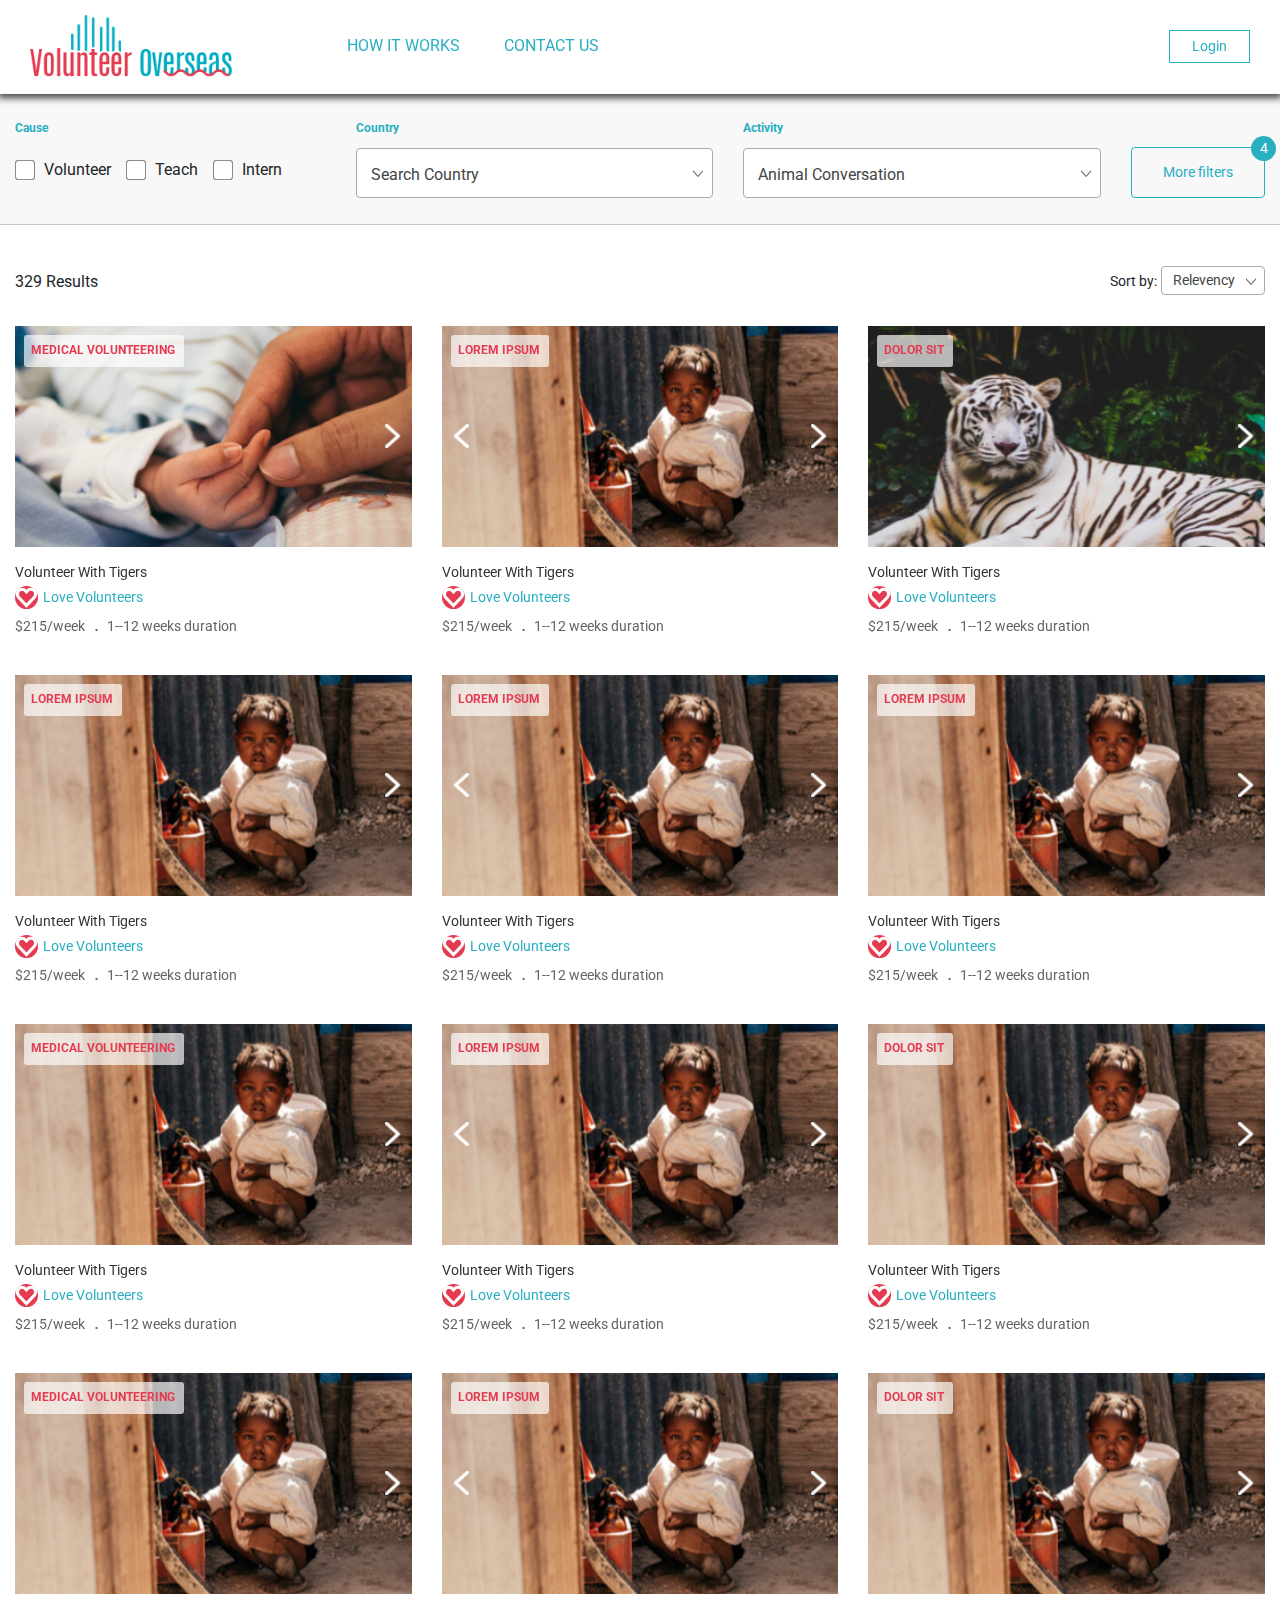
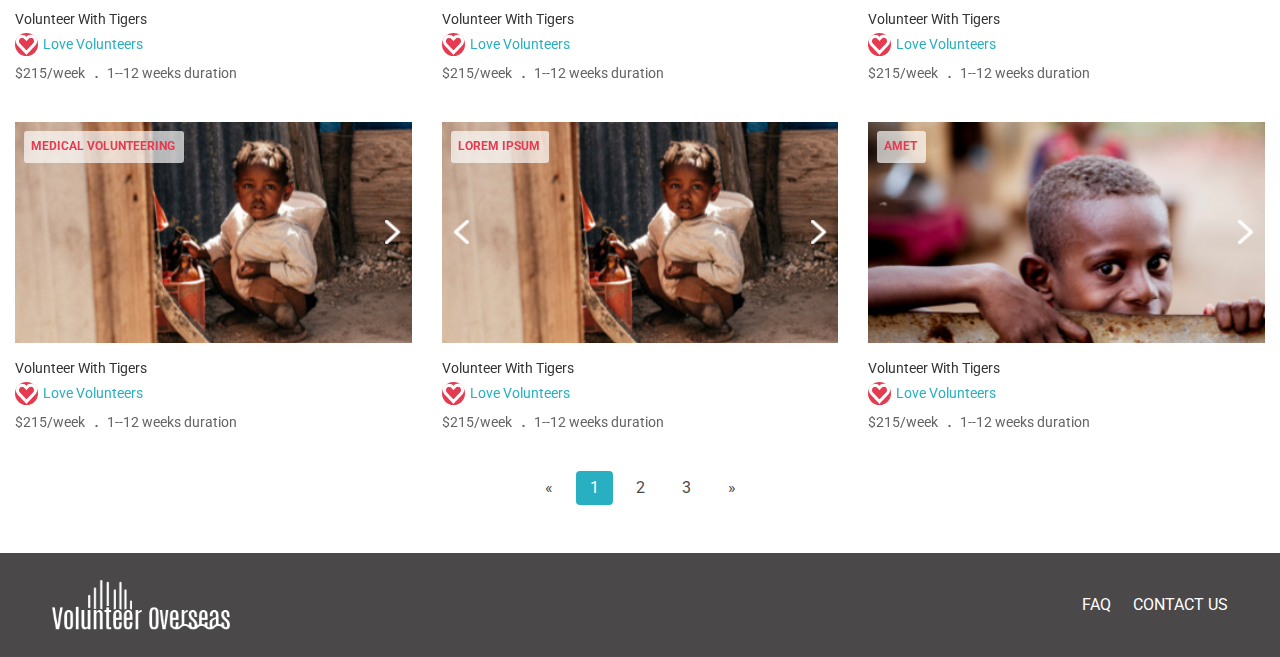
<file: html/search-result.html>
<!DOCTYPE html>
<html lang="en">
<head>
    <meta charset="UTF-8">
    <meta http-equiv="X-UA-Compatible" content="IE=edge">
    <meta name="viewport" content="width=device-width, initial-scale=1.0">
    <title>Volunteer Overseas | Search-Result</title>
    <link rel="stylesheet" href="./css/main.css">
    <link rel="icon" href="./images/logo.png">
</head>
<body>
    <div class="wrap">
        <!-- header start  -->
        <header class="header-wrapper filter-active">
            <div class="header">
                <div class="header-left">
                    <a href="#" title="Volunteer Overseas"><em><img src="./images/logo.png" alt="logo"></em></a>
                    <ul>
                        <li><a href="./work.html" title="How It Works">HOW IT WORKS</a></li>
                        <li><a href="./contact.html" title="Contact Us">CONTACT US</a></li>
                    </ul>
                </div>
                <input type="button" class="login-btn btn-outline" value="Login" title="Login">
                <div class="filter-bar bars " onclick="document.body.classList.toggle('navbar-toggle')">
                    <div class="bar"></div>
                    <div class="bar"></div>
                    <div class="bar"></div>
                </div>
                <div class="overlay" onclick="document.body.classList.toggle('navbar-toggle')"></div>
            </div>
        </header>
        <!-- header end  -->

        <!-- Main Content start  -->
        <div class="filter-section">
        <div class="filter-container inner">
            <section class="filter-wrap ">
                <div class="cause">
                    <h5 class="filter-heading">Cause</h5>
                    <div class="cause-inner">
                        <div class="custom-control custom-checkbox">
                            <input type="checkbox" class="custom-control-input" id="customCheck1">
                            <label class="custom-control-label cause-text" for="customCheck1">Volunteer</label>
                        </div>
                        <div class="custom-control custom-checkbox">
                            <input type="checkbox" class="custom-control-input" id="customCheck2">
                            <label class="custom-control-label cause-text" for="customCheck2">Teach</label>
                        </div>
                        <div class="custom-control custom-checkbox">
                            <input type="checkbox" class="custom-control-input" id="customCheck3">
                            <label class="custom-control-label cause-text" for="customCheck3">Intern</label>
                        </div>
                    </div>
                </div>
                
                <div class="country">
                    <h5 class="filter-heading">Country</h5>
                    <select class="js-example-basic-single filter-select" name="country">
                        <option value="AL">Search Country</option>                          
                        <option value="WY">India</option>
                        <option value="As">Australia</option>
                    </select>
                </div>

                <div class="country activity">
                    <h5 class="filter-heading">Activity</h5>
                    <select class="js-example-basic-single filter-select" name="country">
                        <option value="AL">Animal Conversation</option>                          
                        <option value="WY">India</option>
                        <option value="As">Australia</option>
                    </select>
                </div>

                <!-- mobile size edit section start  -->
                <div class="edit-content">
                    <h3>Volunteer <span>in</span>  Cambodia <span>for</span> Animal Conservation</h3>
                    <div class="edit-icon"><img src="./images/edit-icon.png" alt="edit-icon"></div>
                </div>
                <div class="bg-white-block"></div>
                <div class="bg-overlay"></div>
                <!-- mobile size edit section end  -->

                <button title="More Filters" class="btn more-filter" id="toggle-btn"><span class="text">More filters</span><span class="text-dots">...</span> <span class="badge filter-badge">4</span></button>
                
            </section>
        </div>        
        </div>     
        
        <div class="filter-content-wrap">
        <div class="filter-container">

            <!-- toggle-content start -->
            <div class="toggle-content" id="toggle-content">                                   
                <div class="filter-container">
                    <div class="row toggle-block">
                        <div class="col-xl-4 col-md-12 col-block column">
                            <div class="toggle-heading">
                                <h3>Start date (range)</h3>
                                <a href="#" title="Reset">Reset</a>
                            </div>
                            <div class="row date-block ">
                                <div class="col-4 col-md-4">
                                    <select class="js-example-basic-single month" name="state">
                                        <option value="WY">month</option>
                                        <option value="AL">January</option>                                          
                                        <option value="WY">February</option>
                                        <option value="WY">March</option>
                                        <option value="WY">April</option>
                                        <option value="WY">May</option>
                                        <option value="WY">June</option>
                                        <option value="WY">July</option>
                                        <option value="WY">August</option>
                                        <option value="WY">September</option>
                                        <option value="WY">October</option>
                                        <option value="WY">November</option>
                                        <option value="WY">December</option>
                                    </select>
                                </div>
                                <div class="col-4 col-md-4">
                                    <select class="js-example-basic-single date" name="state">
                                        <option value="WY">dd</option>
                                        <option value="WY">1</option>
                                        <option value="WY">2</option>
                                        <option value="WY">3</option>
                                        <option value="WY">4</option>
                                        <option value="WY">5</option>
                                        <option value="WY">6</option>
                                        <option value="WY">7</option>
                                        <option value="WY">8</option>
                                        <option value="WY">9</option>
                                    </select>
                                </div>
                                <div class="col-4 col-md-4">
                                    <select class="js-example-basic-single year" name="state">
                                        <option value="WY">yyyy</option>
                                        <option value="WY">2020</option>
                                        <option value="WY">2021</option>
                                        <option value="WY">2022</option>
                                        <option value="WY">2023</option>
                                        <option value="WY">2024</option>
                                        <option value="WY">2025</option>
                                        <option value="WY">2026</option>
                                        <option value="WY">2027</option>
                                        <option value="WY">2028</option>
                                    </select>
                                </div>                                
                            </div>
                            <div class="row date-block ">
                                <div class="col-4 col-md-4">
                                    <select class="js-example-basic-single month" name="state">
                                        <option value="WY">month</option>
                                        <option value="AL">January</option>                                          
                                        <option value="WY">February</option>
                                        <option value="WY">March</option>
                                        <option value="WY">April</option>
                                        <option value="WY">May</option>
                                        <option value="WY">June</option>
                                        <option value="WY">July</option>
                                        <option value="WY">August</option>
                                        <option value="WY">September</option>
                                        <option value="WY">October</option>
                                        <option value="WY">November</option>
                                        <option value="WY">December</option>
                                    </select>
                                </div>
                                <div class="col-4 col-md-4">
                                    <select class="js-example-basic-single date" name="state">
                                        <option value="WY">dd</option>
                                        <option value="WY">1</option>
                                        <option value="WY">2</option>
                                        <option value="WY">3</option>
                                        <option value="WY">4</option>
                                        <option value="WY">5</option>
                                        <option value="WY">6</option>
                                        <option value="WY">7</option>
                                        <option value="WY">8</option>
                                        <option value="WY">9</option>
                                    </select>
                                </div>
                                <div class="col-4 col-md-4">
                                    <select class="js-example-basic-single year" name="state">
                                        <option value="WY">yyyy</option>
                                        <option value="WY">2020</option>
                                        <option value="WY">2021</option>
                                        <option value="WY">2022</option>
                                        <option value="WY">2023</option>
                                        <option value="WY">2024</option>
                                        <option value="WY">2025</option>
                                        <option value="WY">2026</option>
                                        <option value="WY">2027</option>
                                        <option value="WY">2028</option>
                                    </select>
                                </div>                                
                            </div>
                        </div>

                        <div class="col-xl-4 col-md-12 col-block column">
                            <div class="toggle-heading">
                                <h3>Duration</h3>
                                <a href="#" title="Reset">Reset</a>
                            </div>
                            <h4 class="slider-range-value"><span id="skip-value-lower"></span>week - <span id="skip-value-upper"></span>weeks</h4>
                            <div id="skipstep" class="range-slider"></div>                          
                        </div>

                        <div class="col-xl-4 col-md-12 column">
                            <div class="toggle-heading">
                                <h3>Minimun Age:</h3>
                            </div>
                            <div class="date-block age">
                                <select class="js-example-basic-single date" name="state">
                                    <option value="WY">--</option>
                                    <option value="WY">11</option>
                                    <option value="WY">12</option>
                                    <option value="WY">13</option>
                                    <option value="WY">14</option>
                                    <option value="WY">15</option>
                                    <option value="WY">16</option>
                                    <option value="WY">17</option>
                                    <option value="WY">18</option>
                                    <option value="WY">19</option>
                                </select>
                            </div>
                        </div>
                    </div>

                    <button class="result-btn btn" title="See results">See results</button>
                </div>        
            </div>
            <div class="toggle-overlay"></div>
            <span class="close-icons"><img src="./images/cross.png" alt="cross-image"></span> 
            <!-- toggle-content end -->         

            <div class="filter-head">
                <h2>329 Results</h2>
                <div class="sorting">
                    <p class="text">Sort by:</p>
                    <select class="js-example-basic-single sort-select" name="country">
                        <option value="AL">Relevency</option>                          
                        <option value="WY">India</option>
                        <option value="As">Australia</option>
                    </select>
                </div>
            </div>
            <div class="filter-content">
                <!-- first row start  -->
                <div class="row">
                    <div class="col-md-4">
                        <div class="filter-slider">
                            <div>
                                <div class="image-wrap">
                                    <img src="./images/photo01.jpg" alt="filter-image">
                                    <span class="img-text">Medical Volunteering</span>
                                </div>
                                <div class="content">
                                    <h3>Volunteer With Tigers</h3>
                                    <div class="filter-details">
                                        <em><img src="./images/volunteer-logo01.png" alt="volunteer-logo"></em>
                                        <p>Love Volunteers</p>
                                    </div>
                                    <span>$215/week</span><span class="dot">.</span><span>1--12 weeks duration</span>
                                </div>
                            </div>
                            <div>
                                <div class="image-wrap">
                                    <img src="./images/photo01.jpg" alt="filter-image">
                                    <span class="img-text">Medical Volunteering</span>
                                </div>
                                <div class="content">
                                    <h3>Volunteer With Tigers</h3>
                                    <div class="filter-details">
                                        <em><img src="./images/volunteer-logo01.png" alt="volunteer-logo"></em>
                                        <p>Love Volunteers</p>
                                    </div>
                                    <span>$215/week</span><span class="dot">.</span><span>1--12 weeks duration</span>
                                </div>
                            </div>
                            <div>
                                <div class="image-wrap">
                                    <img src="./images/photo01.jpg" alt="filter-image">
                                    <span class="img-text">Medical Volunteering</span>
                                </div>
                                <div class="content">
                                    <h3>Volunteer With Tigers</h3>
                                    <div class="filter-details">
                                        <em><img src="./images/volunteer-logo01.png" alt="volunteer-logo"></em>
                                        <p>Love Volunteers</p>
                                    </div>
                                    <span>$215/week</span><span class="dot">.</span><span>1--12 weeks duration</span>
                                </div>
                            </div>
                        </div>
                    </div>

                    <div class="col-md-4">
                        <div class="filter-slider middle">
                            <div>
                                <div class="image-wrap">
                                    <img src="./images/photo02.jpg" alt="filter-image">
                                    <span class="img-text">Lorem Ipsum</span>
                                </div>
                                <div class="content">
                                    <h3>Volunteer With Tigers</h3>
                                    <div class="filter-details">
                                        <em><img src="./images/volunteer-logo01.png" alt="volunteer-logo"></em>
                                        <p>Love Volunteers</p>
                                    </div>
                                    <span>$215/week</span><span class="dot">.</span><span>1--12 weeks duration</span>
                                </div>
                            </div>
                            <div>
                                <div class="image-wrap">
                                    <img src="./images/photo02.jpg" alt="filter-image">
                                    <span class="img-text">Lorem Ipsum</span>
                                </div>
                                <div class="content">
                                    <h3>Volunteer With Tigers</h3>
                                    <div class="filter-details">
                                        <em><img src="./images/volunteer-logo01.png" alt="volunteer-logo"></em>
                                        <p>Love Volunteers</p>
                                    </div>
                                    <span>$215/week</span><span class="dot">.</span><span>1--12 weeks duration</span>
                                </div>
                            </div>
                            <div>
                                <div class="image-wrap">
                                    <img src="./images/photo02.jpg" alt="filter-image">
                                    <span class="img-text">Lorem Ipsum</span>
                                </div>
                                <div class="content">
                                    <h3>Volunteer With Tigers</h3>
                                    <div class="filter-details">
                                        <em><img src="./images/volunteer-logo01.png" alt="volunteer-logo"></em>
                                        <p>Love Volunteers</p>
                                    </div>
                                    <span>$215/week</span><span class="dot">.</span><span>1--12 weeks duration</span>
                                </div>
                            </div>
                        </div>
                    </div>

                    <div class="col-md-4">
                        <div class="filter-slider">
                            <div>
                                <div class="image-wrap">
                                    <img src="./images/photo03.jpg" alt="filter-image">
                                    <span class="img-text">Dolor Sit</span>
                                </div>
                                <div class="content">
                                    <h3>Volunteer With Tigers</h3>
                                    <div class="filter-details">
                                        <em><img src="./images/volunteer-logo01.png" alt="volunteer-logo"></em>
                                        <p>Love Volunteers</p>
                                    </div>
                                    <span>$215/week</span><span class="dot">.</span><span>1--12 weeks duration</span>
                                </div>
                            </div>
                            <div>
                                <div class="image-wrap">
                                    <img src="./images/photo03.jpg" alt="filter-image">
                                    <span class="img-text">Dolor Sit</span>
                                </div>
                                <div class="content">
                                    <h3>Volunteer With Tigers</h3>
                                    <div class="filter-details">
                                        <em><img src="./images/volunteer-logo01.png" alt="volunteer-logo"></em>
                                        <p>Love Volunteers</p>
                                    </div>
                                    <span>$215/week</span><span class="dot">.</span><span>1--12 weeks duration</span>
                                </div>
                            </div>
                            <div>
                                <div class="image-wrap">
                                    <img src="./images/photo03.jpg" alt="filter-image">
                                    <span class="img-text">Dolor Sit</span>
                                </div>
                                <div class="content">
                                    <h3>Volunteer With Tigers</h3>
                                    <div class="filter-details">
                                        <em><img src="./images/volunteer-logo01.png" alt="volunteer-logo"></em>
                                        <p>Love Volunteers</p>
                                    </div>
                                    <span>$215/week</span><span class="dot">.</span><span>1--12 weeks duration</span>
                                </div>
                            </div>
                        </div>
                    </div>
                </div>
                <!-- first row end  -->

                <!-- second row start  -->
                <div class="row">
                    <div class="col-md-4">
                        <div class="filter-slider">
                            <div>
                                <div class="image-wrap">
                                    <img src="./images/photo02.jpg" alt="filter-image">
                                    <span class="img-text">Lorem Ipsum</span>
                                </div>
                                <div class="content">
                                    <h3>Volunteer With Tigers</h3>
                                    <div class="filter-details">
                                        <em><img src="./images/volunteer-logo01.png" alt="volunteer-logo"></em>
                                        <p>Love Volunteers</p>
                                    </div>
                                    <span>$215/week</span><span class="dot">.</span><span>1--12 weeks duration</span>
                                </div>
                            </div>
                            <div>
                                <div class="image-wrap">
                                    <img src="./images/photo02.jpg" alt="filter-image">
                                    <span class="img-text">Lorem Ipsum</span>
                                </div>
                                <div class="content">
                                    <h3>Volunteer With Tigers</h3>
                                    <div class="filter-details">
                                        <em><img src="./images/volunteer-logo01.png" alt="volunteer-logo"></em>
                                        <p>Love Volunteers</p>
                                    </div>
                                    <span>$215/week</span><span class="dot">.</span><span>1--12 weeks duration</span>
                                </div>
                            </div>
                            <div>
                                <div class="image-wrap">
                                    <img src="./images/photo02.jpg" alt="filter-image">
                                    <span class="img-text">Lorem Ipsum</span>
                                </div>
                                <div class="content">
                                    <h3>Volunteer With Tigers</h3>
                                    <div class="filter-details">
                                        <em><img src="./images/volunteer-logo01.png" alt="volunteer-logo"></em>
                                        <p>Love Volunteers</p>
                                    </div>
                                    <span>$215/week</span><span class="dot">.</span><span>1--12 weeks duration</span>
                                </div>
                            </div>
                        </div>
                    </div>

                    <div class="col-md-4">
                        <div class="filter-slider middle">
                            <div>
                                <div class="image-wrap">
                                    <img src="./images/photo02.jpg" alt="filter-image">
                                    <span class="img-text">Lorem Ipsum</span>
                                </div>
                                <div class="content">
                                    <h3>Volunteer With Tigers</h3>
                                    <div class="filter-details">
                                        <em><img src="./images/volunteer-logo01.png" alt="volunteer-logo"></em>
                                        <p>Love Volunteers</p>
                                    </div>
                                    <span>$215/week</span><span class="dot">.</span><span>1--12 weeks duration</span>
                                </div>
                            </div>
                            <div>
                                <div class="image-wrap">
                                    <img src="./images/photo02.jpg" alt="filter-image">
                                    <span class="img-text">Lorem Ipsum</span>
                                </div>
                                <div class="content">
                                    <h3>Volunteer With Tigers</h3>
                                    <div class="filter-details">
                                        <em><img src="./images/volunteer-logo01.png" alt="volunteer-logo"></em>
                                        <p>Love Volunteers</p>
                                    </div>
                                    <span>$215/week</span><span class="dot">.</span><span>1--12 weeks duration</span>
                                </div>
                            </div>
                            <div>
                                <div class="image-wrap">
                                    <img src="./images/photo02.jpg" alt="filter-image">
                                    <span class="img-text">Lorem Ipsum</span>
                                </div>
                                <div class="content">
                                    <h3>Volunteer With Tigers</h3>
                                    <div class="filter-details">
                                        <em><img src="./images/volunteer-logo01.png" alt="volunteer-logo"></em>
                                        <p>Love Volunteers</p>
                                    </div>
                                    <span>$215/week</span><span class="dot">.</span><span>1--12 weeks duration</span>
                                </div>
                            </div>
                        </div>
                    </div>

                    <div class="col-md-4">
                        <div class="filter-slider">
                            <div>
                                <div class="image-wrap">
                                    <img src="./images/photo02.jpg" alt="filter-image">
                                    <span class="img-text">Lorem Ipsum</span>
                                </div>
                                <div class="content">
                                    <h3>Volunteer With Tigers</h3>
                                    <div class="filter-details">
                                        <em><img src="./images/volunteer-logo01.png" alt="volunteer-logo"></em>
                                        <p>Love Volunteers</p>
                                    </div>
                                    <span>$215/week</span><span class="dot">.</span><span>1--12 weeks duration</span>
                                </div>
                            </div>
                            <div>
                                <div class="image-wrap">
                                    <img src="./images/photo02.jpg" alt="filter-image">
                                    <span class="img-text">Lorem Ipsum</span>
                                </div>
                                <div class="content">
                                    <h3>Volunteer With Tigers</h3>
                                    <div class="filter-details">
                                        <em><img src="./images/volunteer-logo01.png" alt="volunteer-logo"></em>
                                        <p>Love Volunteers</p>
                                    </div>
                                    <span>$215/week</span><span class="dot">.</span><span>1--12 weeks duration</span>
                                </div>
                            </div>
                            <div>
                                <div class="image-wrap">
                                    <img src="./images/photo02.jpg" alt="filter-image">
                                    <span class="img-text">Lorem Ipsum</span>
                                </div>
                                <div class="content">
                                    <h3>Volunteer With Tigers</h3>
                                    <div class="filter-details">
                                        <em><img src="./images/volunteer-logo01.png" alt="volunteer-logo"></em>
                                        <p>Love Volunteers</p>
                                    </div>
                                    <span>$215/week</span><span class="dot">.</span><span>1--12 weeks duration</span>
                                </div>
                            </div>
                        </div>
                    </div>
                </div>
                <!-- second row end  -->

                <!-- third row start  -->
                <div class="row">
                    <div class="col-md-4">
                        <div class="filter-slider">
                            <div>
                                <div class="image-wrap">
                                    <img src="./images/photo02.jpg" alt="filter-image">
                                    <span class="img-text">Medical Volunteering</span>
                                </div>
                                <div class="content">
                                    <h3>Volunteer With Tigers</h3>
                                    <div class="filter-details">
                                        <em><img src="./images/volunteer-logo01.png" alt="volunteer-logo"></em>
                                        <p>Love Volunteers</p>
                                    </div>
                                    <span>$215/week</span><span class="dot">.</span><span>1--12 weeks duration</span>
                                </div>
                            </div>
                            <div>
                                <div class="image-wrap">
                                    <img src="./images/photo02.jpg" alt="filter-image">
                                    <span class="img-text">Medical Volunteering</span>
                                </div>
                                <div class="content">
                                    <h3>Volunteer With Tigers</h3>
                                    <div class="filter-details">
                                        <em><img src="./images/volunteer-logo01.png" alt="volunteer-logo"></em>
                                        <p>Love Volunteers</p>
                                    </div>
                                    <span>$215/week</span><span class="dot">.</span><span>1--12 weeks duration</span>
                                </div>
                            </div>
                            <div>
                                <div class="image-wrap">
                                    <img src="./images/photo02.jpg" alt="filter-image">
                                    <span class="img-text">Medical Volunteering</span>
                                </div>
                                <div class="content">
                                    <h3>Volunteer With Tigers</h3>
                                    <div class="filter-details">
                                        <em><img src="./images/volunteer-logo01.png" alt="volunteer-logo"></em>
                                        <p>Love Volunteers</p>
                                    </div>
                                    <span>$215/week</span><span class="dot">.</span><span>1--12 weeks duration</span>
                                </div>
                            </div>
                        </div>
                    </div>

                    <div class="col-md-4">
                        <div class="filter-slider middle">
                            <div>
                                <div class="image-wrap">
                                    <img src="./images/photo02.jpg" alt="filter-image">
                                    <span class="img-text">Lorem Ipsum</span>
                                </div>
                                <div class="content">
                                    <h3>Volunteer With Tigers</h3>
                                    <div class="filter-details">
                                        <em><img src="./images/volunteer-logo01.png" alt="volunteer-logo"></em>
                                        <p>Love Volunteers</p>
                                    </div>
                                    <span>$215/week</span><span class="dot">.</span><span>1--12 weeks duration</span>
                                </div>
                            </div>
                            <div>
                                <div class="image-wrap">
                                    <img src="./images/photo02.jpg" alt="filter-image">
                                    <span class="img-text">Lorem Ipsum</span>
                                </div>
                                <div class="content">
                                    <h3>Volunteer With Tigers</h3>
                                    <div class="filter-details">
                                        <em><img src="./images/volunteer-logo01.png" alt="volunteer-logo"></em>
                                        <p>Love Volunteers</p>
                                    </div>
                                    <span>$215/week</span><span class="dot">.</span><span>1--12 weeks duration</span>
                                </div>
                            </div>
                            <div>
                                <div class="image-wrap">
                                    <img src="./images/photo02.jpg" alt="filter-image">
                                    <span class="img-text">Lorem Ipsum</span>
                                </div>
                                <div class="content">
                                    <h3>Volunteer With Tigers</h3>
                                    <div class="filter-details">
                                        <em><img src="./images/volunteer-logo01.png" alt="volunteer-logo"></em>
                                        <p>Love Volunteers</p>
                                    </div>
                                    <span>$215/week</span><span class="dot">.</span><span>1--12 weeks duration</span>
                                </div>
                            </div>
                        </div>
                    </div>

                    <div class="col-md-4">
                        <div class="filter-slider">
                            <div>
                                <div class="image-wrap">
                                    <img src="./images/photo02.jpg" alt="filter-image">
                                    <span class="img-text">Dolor Sit</span>
                                </div>
                                <div class="content">
                                    <h3>Volunteer With Tigers</h3>
                                    <div class="filter-details">
                                        <em><img src="./images/volunteer-logo01.png" alt="volunteer-logo"></em>
                                        <p>Love Volunteers</p>
                                    </div>
                                    <span>$215/week</span><span class="dot">.</span><span>1--12 weeks duration</span>
                                </div>
                            </div>
                            <div>
                                <div class="image-wrap">
                                    <img src="./images/photo02.jpg" alt="filter-image">
                                    <span class="img-text">Dolor Sit</span>
                                </div>
                                <div class="content">
                                    <h3>Volunteer With Tigers</h3>
                                    <div class="filter-details">
                                        <em><img src="./images/volunteer-logo01.png" alt="volunteer-logo"></em>
                                        <p>Love Volunteers</p>
                                    </div>
                                    <span>$215/week</span><span class="dot">.</span><span>1--12 weeks duration</span>
                                </div>
                            </div>
                            <div>
                                <div class="image-wrap">
                                    <img src="./images/photo02.jpg" alt="filter-image">
                                    <span class="img-text">Dolor Sit</span>
                                </div>
                                <div class="content">
                                    <h3>Volunteer With Tigers</h3>
                                    <div class="filter-details">
                                        <em><img src="./images/volunteer-logo01.png" alt="volunteer-logo"></em>
                                        <p>Love Volunteers</p>
                                    </div>
                                    <span>$215/week</span><span class="dot">.</span><span>1--12 weeks duration</span>
                                </div>
                            </div>
                        </div>
                    </div>
                </div>
                <!-- third row end  -->

                <!-- forth row start  -->
                <div class="row">
                    <div class="col-md-4">
                        <div class="filter-slider">
                            <div>
                                <div class="image-wrap">
                                    <img src="./images/photo02.jpg" alt="filter-image">
                                    <span class="img-text">Medical Volunteering</span>
                                </div>
                                <div class="content">
                                    <h3>Volunteer With Tigers</h3>
                                    <div class="filter-details">
                                        <em><img src="./images/volunteer-logo01.png" alt="volunteer-logo"></em>
                                        <p>Love Volunteers</p>
                                    </div>
                                    <span>$215/week</span><span class="dot">.</span><span>1--12 weeks duration</span>
                                </div>
                            </div>
                            <div>
                                <div class="image-wrap">
                                    <img src="./images/photo02.jpg" alt="filter-image">
                                    <span class="img-text">Medical Volunteering</span>
                                </div>
                                <div class="content">
                                    <h3>Volunteer With Tigers</h3>
                                    <div class="filter-details">
                                        <em><img src="./images/volunteer-logo01.png" alt="volunteer-logo"></em>
                                        <p>Love Volunteers</p>
                                    </div>
                                    <span>$215/week</span><span class="dot">.</span><span>1--12 weeks duration</span>
                                </div>
                            </div>
                            <div>
                                <div class="image-wrap">
                                    <img src="./images/photo02.jpg" alt="filter-image">
                                    <span class="img-text">Medical Volunteering</span>
                                </div>
                                <div class="content">
                                    <h3>Volunteer With Tigers</h3>
                                    <div class="filter-details">
                                        <em><img src="./images/volunteer-logo01.png" alt="volunteer-logo"></em>
                                        <p>Love Volunteers</p>
                                    </div>
                                    <span>$215/week</span><span class="dot">.</span><span>1--12 weeks duration</span>
                                </div>
                            </div>
                        </div>
                    </div>

                    <div class="col-md-4">
                        <div class="filter-slider middle">
                            <div>
                                <div class="image-wrap">
                                    <img src="./images/photo02.jpg" alt="filter-image">
                                    <span class="img-text">Lorem Ipsum</span>
                                </div>
                                <div class="content">
                                    <h3>Volunteer With Tigers</h3>
                                    <div class="filter-details">
                                        <em><img src="./images/volunteer-logo01.png" alt="volunteer-logo"></em>
                                        <p>Love Volunteers</p>
                                    </div>
                                    <span>$215/week</span><span class="dot">.</span><span>1--12 weeks duration</span>
                                </div>
                            </div>
                            <div>
                                <div class="image-wrap">
                                    <img src="./images/photo02.jpg" alt="filter-image">
                                    <span class="img-text">Lorem Ipsum</span>
                                </div>
                                <div class="content">
                                    <h3>Volunteer With Tigers</h3>
                                    <div class="filter-details">
                                        <em><img src="./images/volunteer-logo01.png" alt="volunteer-logo"></em>
                                        <p>Love Volunteers</p>
                                    </div>
                                    <span>$215/week</span><span class="dot">.</span><span>1--12 weeks duration</span>
                                </div>
                            </div>
                            <div>
                                <div class="image-wrap">
                                    <img src="./images/photo02.jpg" alt="filter-image">
                                    <span class="img-text">Lorem Ipsum</span>
                                </div>
                                <div class="content">
                                    <h3>Volunteer With Tigers</h3>
                                    <div class="filter-details">
                                        <em><img src="./images/volunteer-logo01.png" alt="volunteer-logo"></em>
                                        <p>Love Volunteers</p>
                                    </div>
                                    <span>$215/week</span><span class="dot">.</span><span>1--12 weeks duration</span>
                                </div>
                            </div>
                        </div>
                    </div>

                    <div class="col-md-4">
                        <div class="filter-slider">
                            <div>
                                <div class="image-wrap">
                                    <img src="./images/photo02.jpg" alt="filter-image">
                                    <span class="img-text">Dolor Sit</span>
                                </div>
                                <div class="content">
                                    <h3>Volunteer With Tigers</h3>
                                    <div class="filter-details">
                                        <em><img src="./images/volunteer-logo01.png" alt="volunteer-logo"></em>
                                        <p>Love Volunteers</p>
                                    </div>
                                    <span>$215/week</span><span class="dot">.</span><span>1--12 weeks duration</span>
                                </div>
                            </div>
                            <div>
                                <div class="image-wrap">
                                    <img src="./images/photo02.jpg" alt="filter-image">
                                    <span class="img-text">Dolor Sit</span>
                                </div>
                                <div class="content">
                                    <h3>Volunteer With Tigers</h3>
                                    <div class="filter-details">
                                        <em><img src="./images/volunteer-logo01.png" alt="volunteer-logo"></em>
                                        <p>Love Volunteers</p>
                                    </div>
                                    <span>$215/week</span><span class="dot">.</span><span>1--12 weeks duration</span>
                                </div>
                            </div>
                            <div>
                                <div class="image-wrap">
                                    <img src="./images/photo02.jpg" alt="filter-image">
                                    <span class="img-text">Dolor Sit</span>
                                </div>
                                <div class="content">
                                    <h3>Volunteer With Tigers</h3>
                                    <div class="filter-details">
                                        <em><img src="./images/volunteer-logo01.png" alt="volunteer-logo"></em>
                                        <p>Love Volunteers</p>
                                    </div>
                                    <span>$215/week</span><span class="dot">.</span><span>1--12 weeks duration</span>
                                </div>
                            </div>
                        </div>
                    </div>
                </div>
                <!-- forth row end  -->

                <!-- fifth row start  -->
                <div class="row">
                    <div class="col-md-4">
                        <div class="filter-slider">
                            <div>
                                <div class="image-wrap">
                                    <img src="./images/photo02.jpg" alt="filter-image">
                                    <span class="img-text">Medical Volunteering</span>
                                </div>
                                <div class="content">
                                    <h3>Volunteer With Tigers</h3>
                                    <div class="filter-details">
                                        <em><img src="./images/volunteer-logo01.png" alt="volunteer-logo"></em>
                                        <p>Love Volunteers</p>
                                    </div>
                                    <span>$215/week</span><span class="dot">.</span><span>1--12 weeks duration</span>
                                </div>
                            </div>
                            <div>
                                <div class="image-wrap">
                                    <img src="./images/photo02.jpg" alt="filter-image">
                                    <span class="img-text">Medical Volunteering</span>
                                </div>
                                <div class="content">
                                    <h3>Volunteer With Tigers</h3>
                                    <div class="filter-details">
                                        <em><img src="./images/volunteer-logo01.png" alt="volunteer-logo"></em>
                                        <p>Love Volunteers</p>
                                    </div>
                                    <span>$215/week</span><span class="dot">.</span><span>1--12 weeks duration</span>
                                </div>
                            </div>
                            <div>
                                <div class="image-wrap">
                                    <img src="./images/photo02.jpg" alt="filter-image">
                                    <span class="img-text">Medical Volunteering</span>
                                </div>
                                <div class="content">
                                    <h3>Volunteer With Tigers</h3>
                                    <div class="filter-details">
                                        <em><img src="./images/volunteer-logo01.png" alt="volunteer-logo"></em>
                                        <p>Love Volunteers</p>
                                    </div>
                                    <span>$215/week</span><span class="dot">.</span><span>1--12 weeks duration</span>
                                </div>
                            </div>
                        </div>
                    </div>

                    <div class="col-md-4">
                        <div class="filter-slider middle">
                            <div>
                                <div class="image-wrap">
                                    <img src="./images/photo02.jpg" alt="filter-image">
                                    <span class="img-text">Lorem Ipsum</span>
                                </div>
                                <div class="content">
                                    <h3>Volunteer With Tigers</h3>
                                    <div class="filter-details">
                                        <em><img src="./images/volunteer-logo01.png" alt="volunteer-logo"></em>
                                        <p>Love Volunteers</p>
                                    </div>
                                    <span>$215/week</span><span class="dot">.</span><span>1--12 weeks duration</span>
                                </div>
                            </div>
                            <div>
                                <div class="image-wrap">
                                    <img src="./images/photo02.jpg" alt="filter-image">
                                    <span class="img-text">Lorem Ipsum</span>
                                </div>
                                <div class="content">
                                    <h3>Volunteer With Tigers</h3>
                                    <div class="filter-details">
                                        <em><img src="./images/volunteer-logo01.png" alt="volunteer-logo"></em>
                                        <p>Love Volunteers</p>
                                    </div>
                                    <span>$215/week</span><span class="dot">.</span><span>1--12 weeks duration</span>
                                </div>
                            </div>
                            <div>
                                <div class="image-wrap">
                                    <img src="./images/photo02.jpg" alt="filter-image">
                                    <span class="img-text">Lorem Ipsum</span>
                                </div>
                                <div class="content">
                                    <h3>Volunteer With Tigers</h3>
                                    <div class="filter-details">
                                        <em><img src="./images/volunteer-logo01.png" alt="volunteer-logo"></em>
                                        <p>Love Volunteers</p>
                                    </div>
                                    <span>$215/week</span><span class="dot">.</span><span>1--12 weeks duration</span>
                                </div>
                            </div>
                        </div>
                    </div>

                    <div class="col-md-4">
                        <div class="filter-slider">
                            <div>
                                <div class="image-wrap">
                                    <img src="./images/photo04.jpg" alt="filter-image">
                                    <span class="img-text">Amet</span>
                                </div>
                                <div class="content">
                                    <h3>Volunteer With Tigers</h3>
                                    <div class="filter-details">
                                        <em><img src="./images/volunteer-logo01.png" alt="volunteer-logo"></em>
                                        <p>Love Volunteers</p>
                                    </div>
                                    <span>$215/week</span><span class="dot">.</span><span>1--12 weeks duration</span>
                                </div>
                            </div>
                            <div>
                                <div class="image-wrap">
                                    <img src="./images/photo04.jpg" alt="filter-image">
                                    <span class="img-text">Amet</span>
                                </div>
                                <div class="content">
                                    <h3>Volunteer With Tigers</h3>
                                    <div class="filter-details">
                                        <em><img src="./images/volunteer-logo01.png" alt="volunteer-logo"></em>
                                        <p>Love Volunteers</p>
                                    </div>
                                    <span>$215/week</span><span class="dot">.</span><span>1--12 weeks duration</span>
                                </div>
                            </div>
                            <div>
                                <div class="image-wrap">
                                    <img src="./images/photo04.jpg" alt="filter-image">
                                    <span class="img-text">Amet</span>
                                </div>
                                <div class="content">
                                    <h3>Volunteer With Tigers</h3>
                                    <div class="filter-details">
                                        <em><img src="./images/volunteer-logo01.png" alt="volunteer-logo"></em>
                                        <p>Love Volunteers</p>
                                    </div>
                                    <span>$215/week</span><span class="dot">.</span><span>1--12 weeks duration</span>
                                </div>
                            </div>
                        </div>
                    </div>
                </div>
                <!-- fifth row end  -->

                <!-- pagination start  -->                
                <section aria-label="Page navigation example">
                    <ul class="pagination">
                        <li class="page-item">
                            <a class="page-link" href="#" aria-label="Previous">
                            <span aria-hidden="true">&laquo;</span>
                            </a>
                        </li>
                        <li class="page-item"><a class="page-link active" href="#">1</a></li>
                        <li class="page-item"><a class="page-link" href="#">2</a></li>
                        <li class="page-item"><a class="page-link" href="#">3</a></li>
                        <li class="page-item">
                            <a class="page-link" href="#" aria-label="Next">
                            <span aria-hidden="true">&raquo;</span>
                            </a>
                        </li>
                    </ul>
                </section>                
                <!-- pagination end  -->
            </div>
        </div>
        </div>
        <!-- Main Content end  -->
    </div>

    <!-- Footer start  -->
    <footer>
        <a href="#" title="Volunteer Overseas"><em><img src="./images/logo_1.png" alt="logo"></em></a>
        <ul>
            <li><a href="./faq.html" title="Faq">FAQ</a></li>
            <li><a href="./contact.html" title="Contact Us">CONTACT US</a></li>
        </ul>
    </footer>
    <!-- Footer end  -->
    
    <script src="./js/main.js"></script>
</body>
</html>
</file>
<file: html/css/main.css>
@import './reset.css';
@import './bootstrap.min.css';
@import './bootstrap-datepicker.min.css';
@import './select2.min.css';
@import './nouislider.min.css';
@import './slick.css';
@import './style.css';
@import './media.css';
</file>
